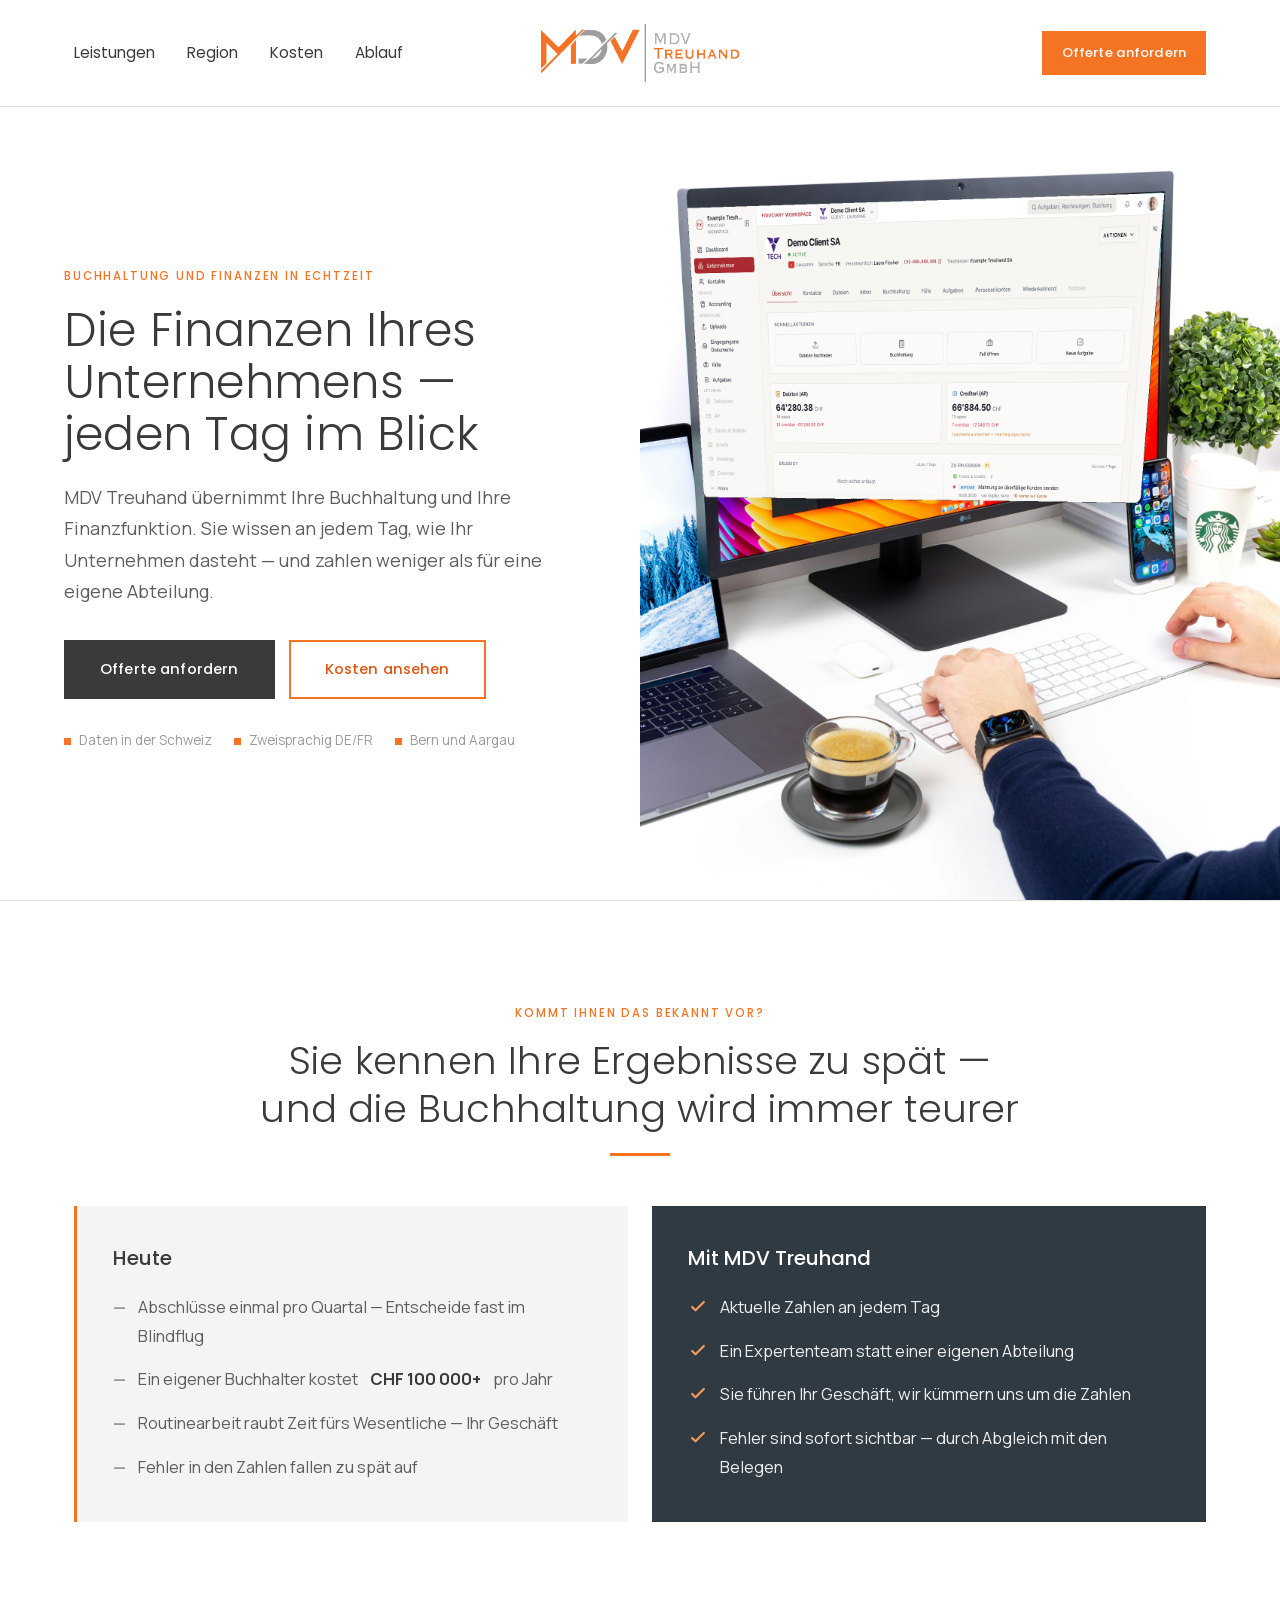
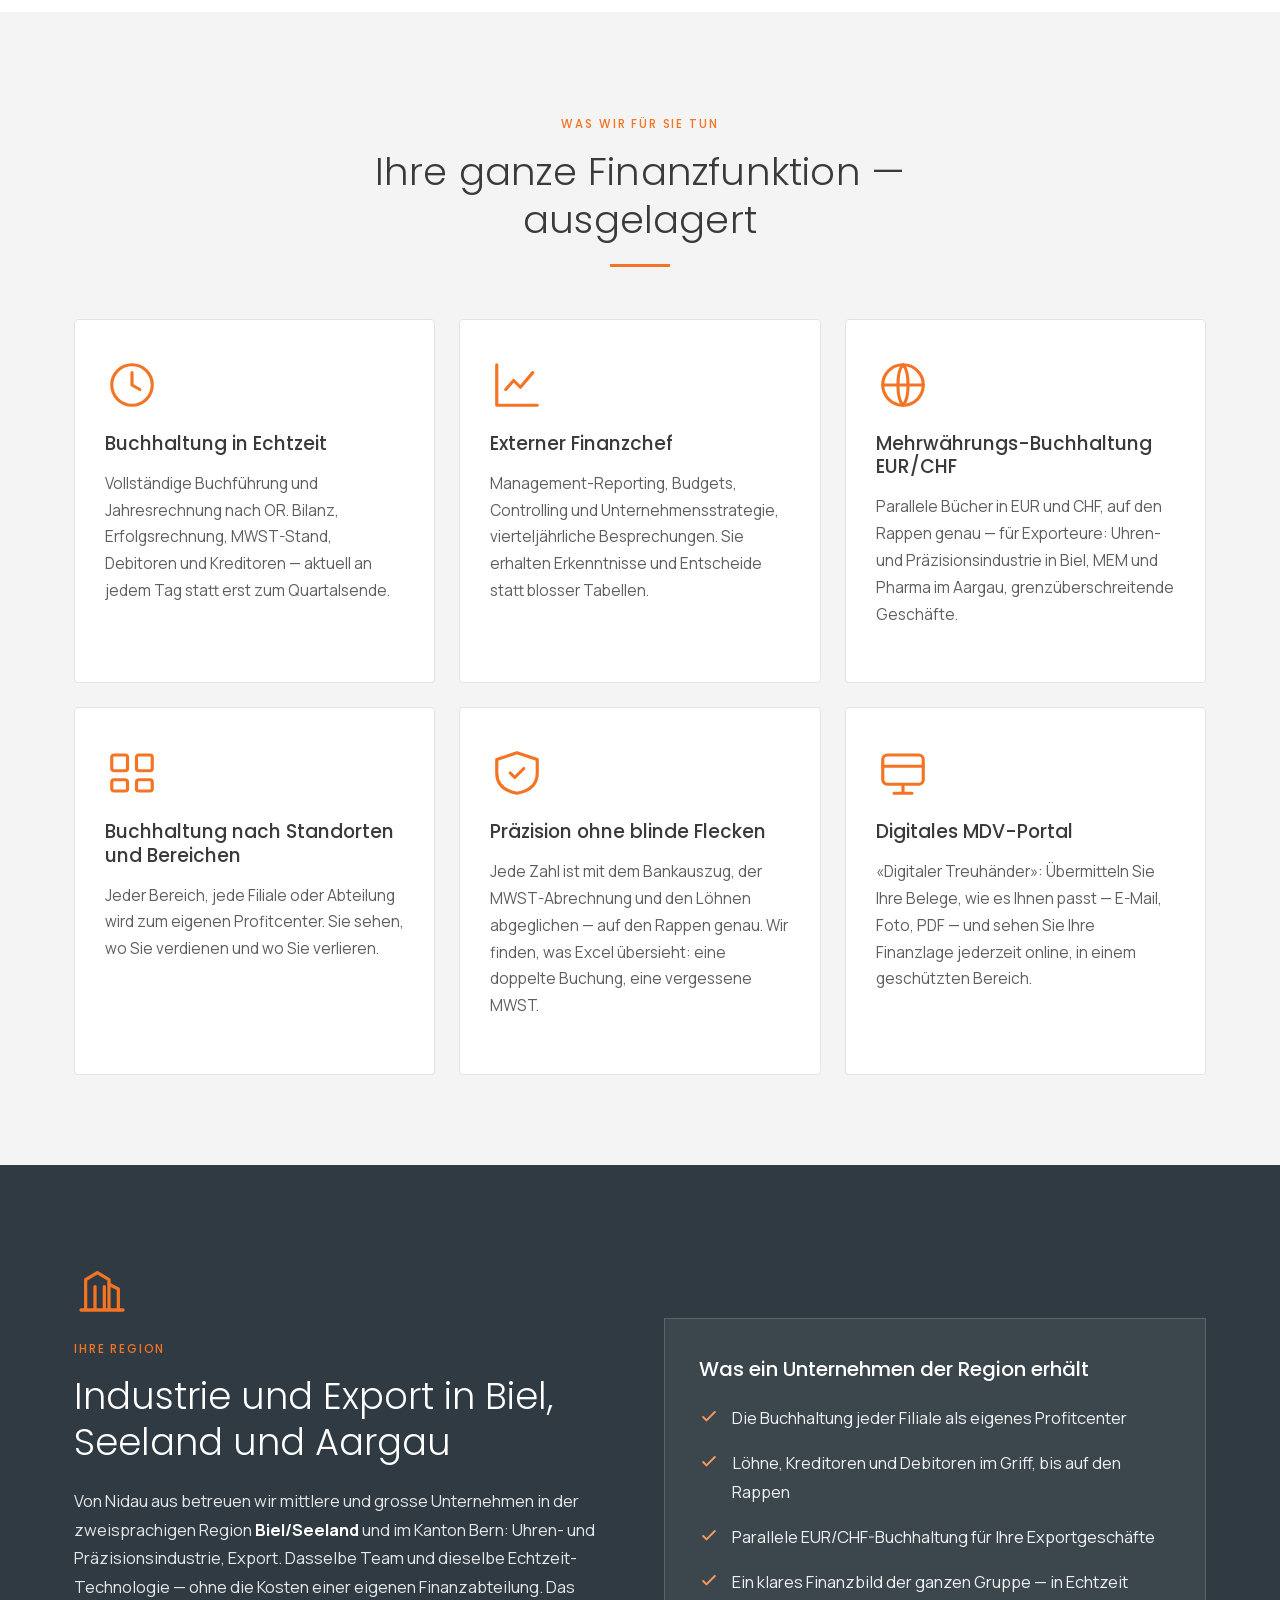
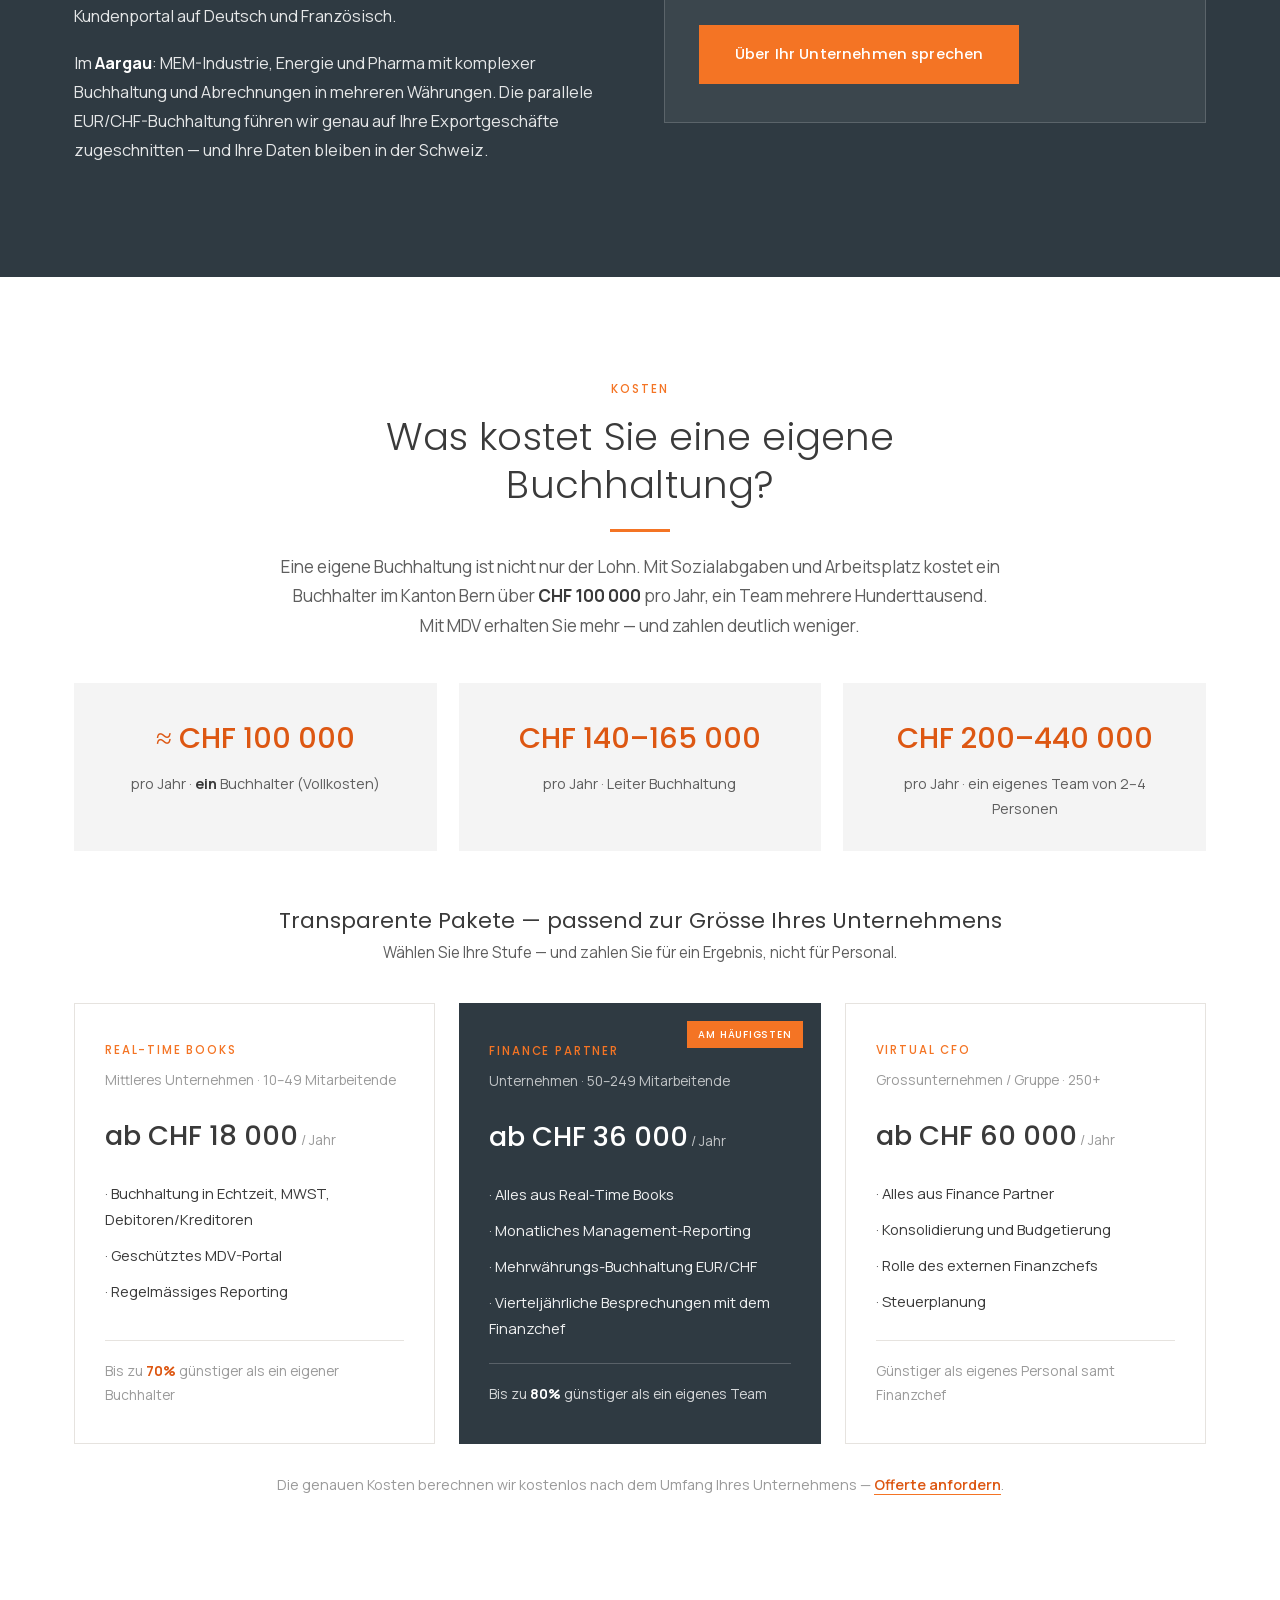
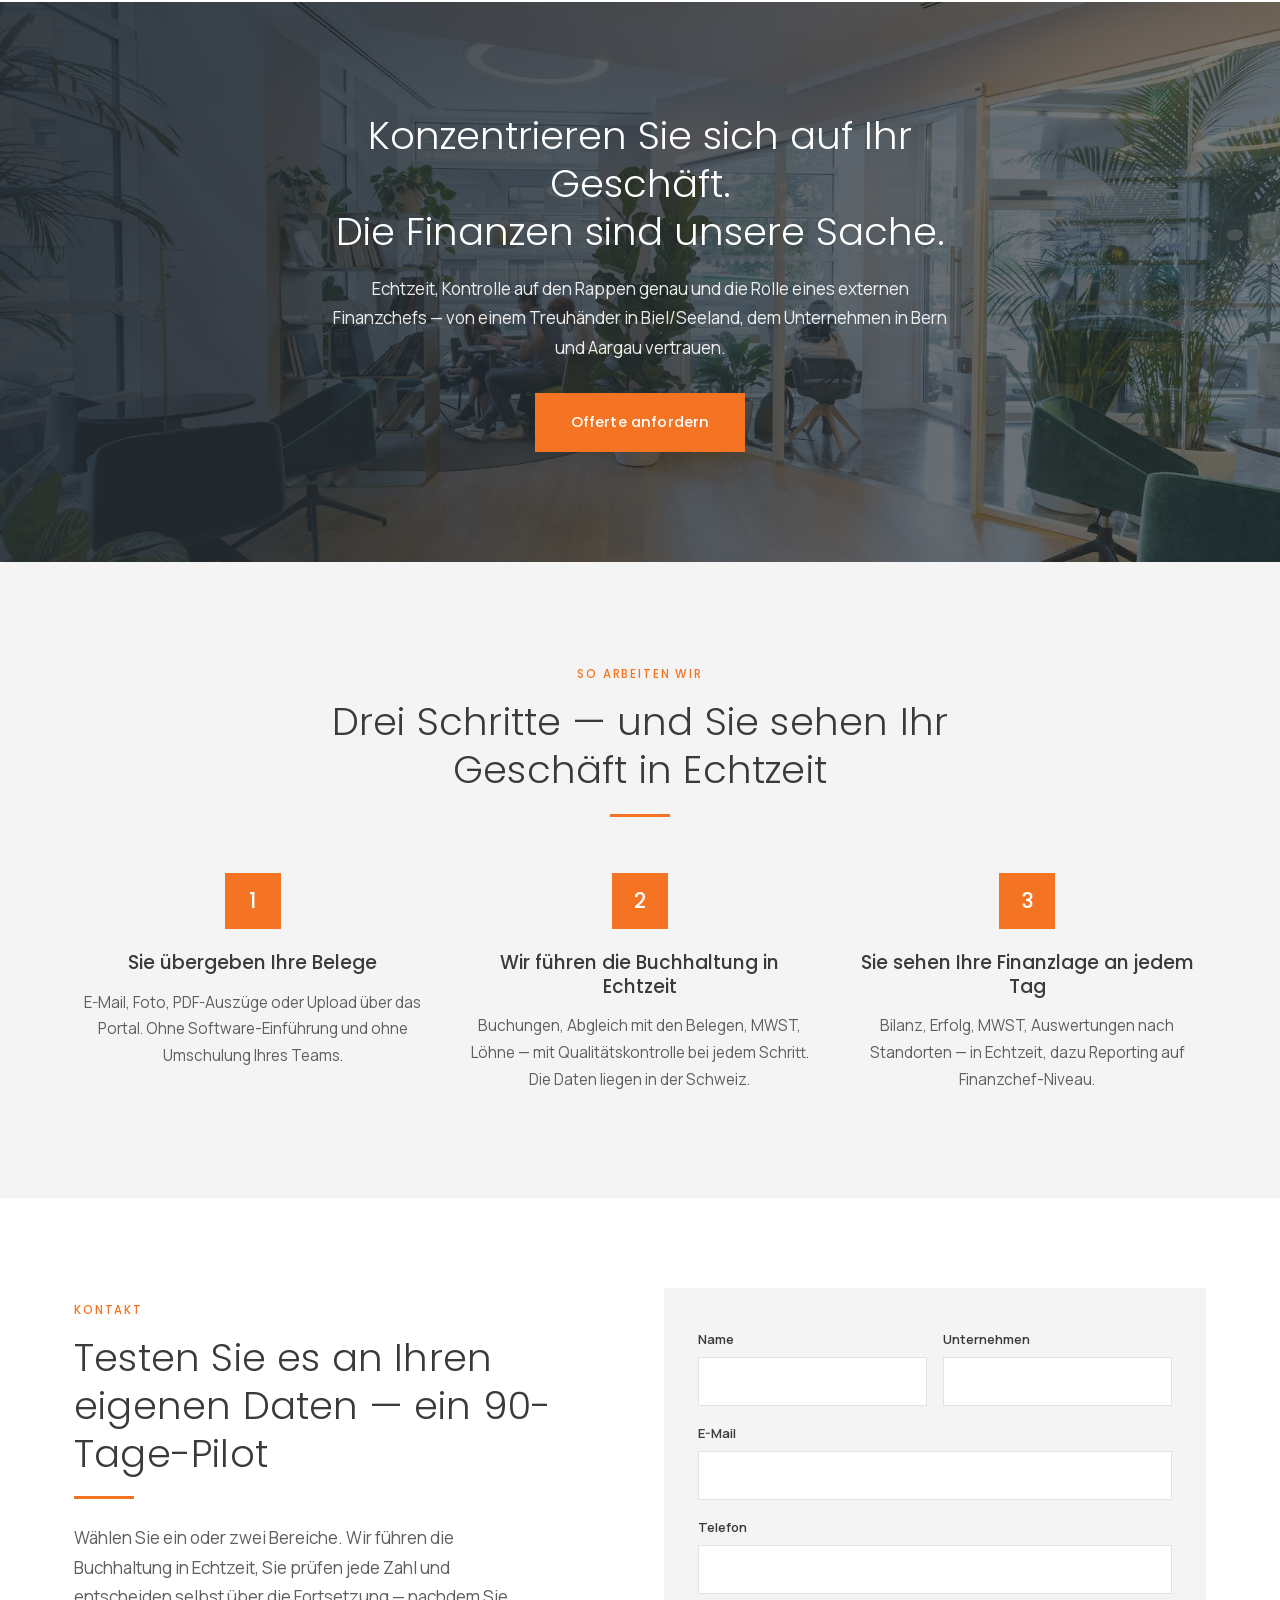
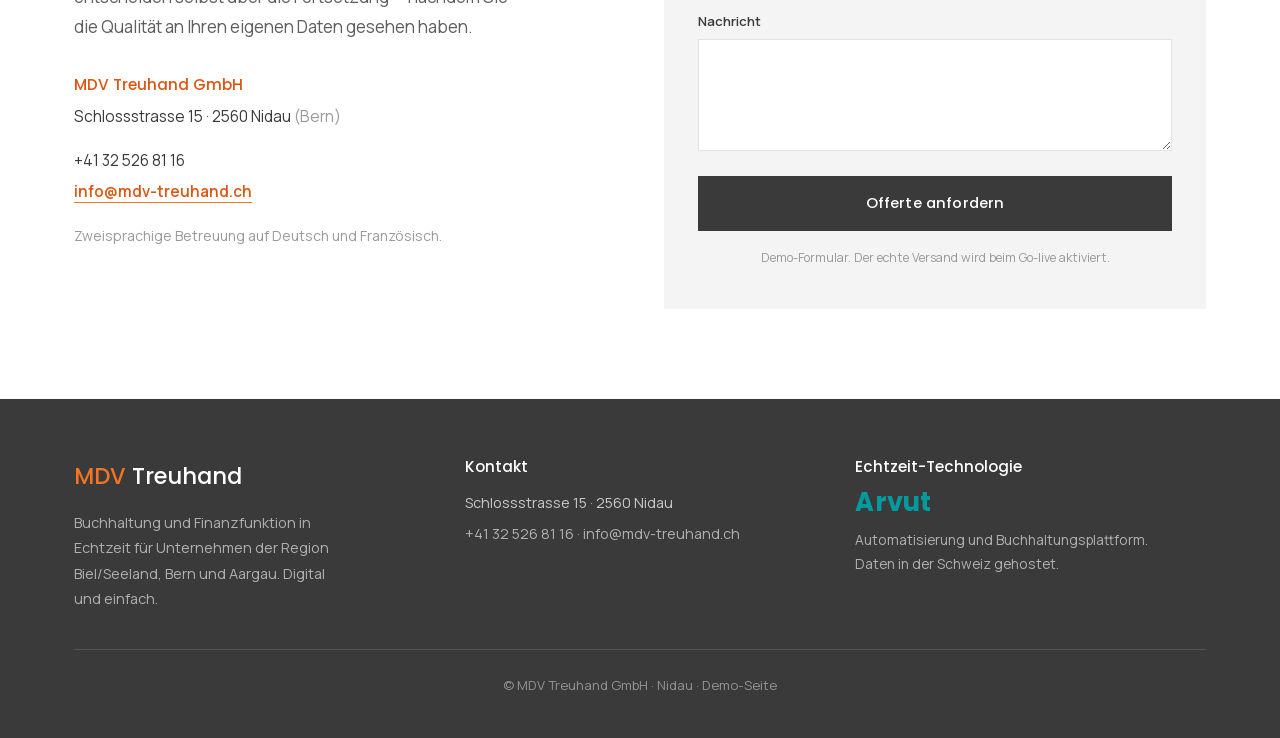
<file: index.html>
<!DOCTYPE html>
<html lang="de">
<head>
<meta charset="UTF-8">
<meta name="viewport" content="width=device-width, initial-scale=1.0">
<title>MDV Treuhand — Buchhaltung und Finanzen in Echtzeit für Unternehmen und Gruppen</title>
<meta name="description" content="MDV Treuhand übernimmt die Buchhaltung und die Finanzfunktion Ihres Unternehmens: aktuelle Zahlen an jedem Tag und die Rolle eines externen Finanzchefs — günstiger als eine eigene Abteilung. Biel/Seeland, Bern und Aargau.">
<style>
@import url('assets/fonts/fonts.css');
:root{
  --orange:#f47424; --orange-d:#dd5712;
  --ink:#3a3a3a; --slate:#2f3a42; --slate-d:#26313a;
  --grey:#8f8f8f; --body:#5e5e5e; --muted:#9a9a9a;
  --soft:#f4f4f4; --line:#e6e3df; --green:#009b9f;
}
*{-webkit-font-smoothing:antialiased;box-sizing:border-box;}
html{scroll-behavior:smooth;}
a{text-decoration:none;color:inherit;}
img{display:block;max-width:100%;}
body{margin:0;font-family:'Manrope',Helvetica,Arial,sans-serif;color:var(--body);background:#fff;line-height:1.75;font-size:16.5px;}
h1,h2,h3,h4{font-family:'Poppins','Manrope',sans-serif;color:var(--ink);font-weight:300;line-height:1.25;margin:0;}
.wrap{max-width:1180px;margin:0 auto;padding:0 24px;}
.eyebrow{font-family:'Poppins','Manrope',sans-serif;text-transform:uppercase;letter-spacing:.16em;font-weight:500;font-size:.72rem;color:var(--orange);}
.h-sec{font-family:'Poppins','Manrope',sans-serif;font-weight:300;color:var(--ink);font-size:clamp(1.7rem,3.4vw,2.4rem);letter-spacing:.005em;}
.uline{width:60px;height:3px;background:var(--orange);}
.lead{font-size:1.06rem;color:var(--body);}
/* квадратные кнопки, как у MDV */
.btn{display:inline-block;font-family:'Poppins','Manrope',sans-serif;font-weight:500;font-size:.92rem;letter-spacing:.01em;
  background:var(--orange);color:#fff;padding:15px 34px;border:2px solid var(--orange);border-radius:0;cursor:pointer;transition:.2s;}
.btn:hover{background:var(--orange-d);border-color:var(--orange-d);}
.btn-out{background:transparent;color:#fff;border:2px solid rgba(255,255,255,.75);}
.btn-out:hover{background:#fff;color:var(--ink);border-color:#fff;}
.btn-oo{background:transparent;color:var(--orange-d);border:2px solid var(--orange);}
.btn-oo:hover{background:var(--orange);color:#fff;}
.btn-dark{background:var(--ink);color:#fff;border:2px solid var(--ink);}
.btn-dark:hover{background:#000;border-color:#000;}
.nav-a{font-family:'Poppins','Manrope',sans-serif;font-weight:400;font-size:.95rem;color:var(--ink);transition:color .2s;}
.nav-a:hover{color:var(--orange);}
.link-u{color:var(--orange-d);font-weight:600;border-bottom:1px solid var(--orange);}
.card{background:#fff;border:1px solid var(--line);border-radius:4px;padding:38px 30px;transition:transform .28s,box-shadow .28s,border-color .28s;}
.card:hover{transform:translateY(-6px);box-shadow:0 26px 52px -30px rgba(40,40,40,.35);border-color:var(--orange);}
.ico{width:54px;height:54px;color:var(--orange);margin-bottom:20px;}
.ico svg{width:100%;height:100%;}
.card h3{font-family:'Poppins','Manrope';font-weight:500;font-size:1.18rem;color:var(--ink);margin-bottom:11px;}
.card p{font-size:.96rem;color:var(--body);}
input,textarea{font-family:inherit;width:100%;border:1px solid var(--line);border-radius:0;padding:13px 15px;background:#fff;color:var(--ink);font-size:.96rem;transition:border-color .2s;}
input:focus,textarea:focus{outline:none;border-color:var(--orange);}
label{display:block;font-size:.82rem;font-weight:600;color:var(--ink);margin-bottom:6px;}
.reveal{opacity:0;transform:translateY(24px);transition:opacity .75s cubic-bezier(.22,.61,.36,1),transform .75s cubic-bezier(.22,.61,.36,1);}
.reveal.in{opacity:1;transform:none;}
@media(prefers-reduced-motion:reduce){*{transition:none!important;animation:none!important;}.reveal{opacity:1;transform:none;}}
#toTop{position:fixed;right:22px;bottom:22px;z-index:60;width:46px;height:46px;background:var(--orange);color:#fff;border:none;border-radius:0;cursor:pointer;display:flex;align-items:center;justify-content:center;box-shadow:0 12px 26px -12px rgba(221,87,18,.7);opacity:0;visibility:hidden;transform:translateY(12px);transition:.3s;}
#toTop.show{opacity:1;visibility:visible;transform:none;}
@media(max-width:860px){.hide-mob{display:none!important;}.hdr-grid{grid-template-columns:auto auto!important;justify-content:space-between!important;}.hdr-logo{justify-self:start!important;}}
@media(max-width:820px){.g2{grid-template-columns:1fr!important;gap:40px!important;}.g2 .o-img{order:-1;}}
@media(max-width:860px){.hero-split{grid-template-columns:1fr!important;min-height:0!important;}.hero-split .hero-img{min-height:300px;order:2;}}
</style>
</head>
<body>

<!-- ===== KOPFZEILE (breit, Logo zentriert, Links links, eckiger Button rechts) ===== -->
<header id="top" style="position:relative;z-index:50;background:#fff;border-bottom:1px solid var(--line);">
  <div class="wrap hdr-grid" style="height:106px;display:grid;grid-template-columns:1fr auto 1fr;align-items:center;gap:20px;">
    <nav class="hide-mob" style="display:flex;align-items:center;gap:32px;justify-self:start;">
      <a href="#uslugi" class="nav-a">Leistungen</a>
      <a href="#region" class="nav-a">Region</a>
      <a href="#stoimost" class="nav-a">Kosten</a>
      <a href="#process" class="nav-a">Ablauf</a>
    </nav>
    <a href="#top" class="hdr-logo" aria-label="MDV Treuhand" style="justify-self:center;"><img src="assets/img/logo-mdv.png?v=3" alt="MDV Treuhand GmbH" style="height:58px;width:auto;"></a>
    <a href="#contact" class="btn" style="justify-self:end;padding:9px 18px;font-size:.82rem;">Offerte anfordern</a>
  </div>
</header>

<!-- ===== HERO (Split: Text links, Monitor mit Bildschirm rechts) ===== -->
<section class="hero-split" style="display:grid;grid-template-columns:1fr 1fr;align-items:stretch;min-height:calc(100vh - 106px);border-bottom:1px solid var(--line);">
  <div style="display:flex;align-items:center;background:#fff;padding:60px clamp(24px,5vw,72px);">
    <div class="reveal" style="max-width:560px;text-align:left;">
      <p class="eyebrow" style="margin-bottom:18px;">Buchhaltung und Finanzen in Echtzeit</p>
      <h1 style="color:var(--ink);font-size:clamp(2rem,3.6vw,3rem);font-weight:300;line-height:1.13;letter-spacing:.005em;margin-bottom:22px;">Die Finanzen Ihres Unternehmens — jeden Tag im Blick</h1>
      <p style="font-size:1.12rem;color:var(--body);max-width:520px;margin-bottom:32px;">MDV Treuhand übernimmt Ihre Buchhaltung und Ihre Finanzfunktion. Sie wissen an jedem Tag, wie Ihr Unternehmen dasteht — und zahlen weniger als für eine eigene Abteilung.</p>
      <div style="display:flex;flex-wrap:wrap;gap:14px;">
        <a href="#contact" class="btn btn-dark">Offerte anfordern</a>
        <a href="#stoimost" class="btn btn-oo">Kosten ansehen</a>
      </div>
      <div style="display:flex;flex-wrap:wrap;gap:22px;margin-top:30px;color:var(--muted);font-size:.84rem;">
        <span style="display:flex;align-items:center;gap:8px;"><span style="width:7px;height:7px;background:var(--orange);"></span>Daten in der Schweiz</span>
        <span style="display:flex;align-items:center;gap:8px;"><span style="width:7px;height:7px;background:var(--orange);"></span>Zweisprachig DE/FR</span>
        <span style="display:flex;align-items:center;gap:8px;"><span style="width:7px;height:7px;background:var(--orange);"></span>Bern und Aargau</span>
      </div>
    </div>
  </div>
  <div class="hero-img" style="position:relative;background:#1c2228;overflow:hidden;min-height:320px;">
    <img src="assets/img/hero-mockup.png?v=8" alt="Die MDV-Plattform in Echtzeit auf dem Bildschirm" style="position:absolute;inset:0;width:100%;height:100%;object-fit:cover;object-position:52% 46%;">
  </div>
</section>

<!-- ===== BEKANNTE SITUATION (Heute vs. Mit MDV) ===== -->
<section style="padding:90px 0;background:#fff;">
  <div class="wrap">
    <div class="reveal" style="text-align:center;max-width:880px;margin:0 auto 50px;">
      <p class="eyebrow" style="margin-bottom:14px;">Kommt Ihnen das bekannt vor?</p>
      <h2 class="h-sec">Sie kennen Ihre Ergebnisse zu spät —<br>und die Buchhaltung wird immer teurer</h2>
      <div class="uline" style="margin:20px auto 0;"></div>
    </div>
    <div style="display:grid;grid-template-columns:repeat(auto-fit,minmax(300px,1fr));gap:24px;">
      <div class="reveal" style="background:var(--soft);border-left:3px solid var(--orange);padding:40px 36px;">
        <h3 style="font-family:'Poppins','Manrope';font-weight:500;font-size:1.25rem;color:var(--ink);margin-bottom:22px;">Heute</h3>
        <ul style="list-style:none;padding:0;margin:0;display:flex;flex-direction:column;gap:15px;">
          <li style="display:flex;gap:12px;"><span style="color:var(--muted);font-weight:700;">—</span>Abschlüsse einmal pro Quartal — Entscheide fast im Blindflug</li>
          <li style="display:flex;gap:12px;"><span style="color:var(--muted);font-weight:700;">—</span>Ein eigener Buchhalter kostet <b style="color:var(--ink);white-space:nowrap;">CHF 100 000+</b> pro Jahr</li>
          <li style="display:flex;gap:12px;"><span style="color:var(--muted);font-weight:700;">—</span>Routinearbeit raubt Zeit fürs Wesentliche — Ihr Geschäft</li>
          <li style="display:flex;gap:12px;"><span style="color:var(--muted);font-weight:700;">—</span>Fehler in den Zahlen fallen zu spät auf</li>
        </ul>
      </div>
      <div class="reveal" style="background:var(--slate);color:#fff;padding:40px 36px;">
        <h3 style="font-family:'Poppins','Manrope';font-weight:500;font-size:1.25rem;color:#fff;margin-bottom:22px;">Mit MDV Treuhand</h3>
        <ul style="list-style:none;padding:0;margin:0;display:flex;flex-direction:column;gap:15px;color:rgba(255,255,255,.92);">
          <li style="display:flex;gap:12px;"><svg width="20" height="20" viewBox="0 0 24 24" fill="none" stroke="#f49a5c" stroke-width="2.6" stroke-linecap="round" stroke-linejoin="round" style="flex-shrink:0;margin-top:4px;"><path d="M5 12l4 4 10-10"/></svg>Aktuelle Zahlen an jedem Tag</li>
          <li style="display:flex;gap:12px;"><svg width="20" height="20" viewBox="0 0 24 24" fill="none" stroke="#f49a5c" stroke-width="2.6" stroke-linecap="round" stroke-linejoin="round" style="flex-shrink:0;margin-top:4px;"><path d="M5 12l4 4 10-10"/></svg>Ein Expertenteam statt einer eigenen Abteilung</li>
          <li style="display:flex;gap:12px;"><svg width="20" height="20" viewBox="0 0 24 24" fill="none" stroke="#f49a5c" stroke-width="2.6" stroke-linecap="round" stroke-linejoin="round" style="flex-shrink:0;margin-top:4px;"><path d="M5 12l4 4 10-10"/></svg>Sie führen Ihr Geschäft, wir kümmern uns um die Zahlen</li>
          <li style="display:flex;gap:12px;"><svg width="20" height="20" viewBox="0 0 24 24" fill="none" stroke="#f49a5c" stroke-width="2.6" stroke-linecap="round" stroke-linejoin="round" style="flex-shrink:0;margin-top:4px;"><path d="M5 12l4 4 10-10"/></svg>Fehler sind sofort sichtbar — durch Abgleich mit den Belegen</li>
        </ul>
      </div>
    </div>
  </div>
</section>

<!-- ===== LEISTUNGEN ===== -->
<section id="uslugi" style="padding:90px 0;background:var(--soft);">
  <div class="wrap">
    <div class="reveal" style="text-align:center;max-width:660px;margin:0 auto 52px;">
      <p class="eyebrow" style="margin-bottom:14px;">Was wir für Sie tun</p>
      <h2 class="h-sec">Ihre ganze Finanzfunktion — ausgelagert</h2>
      <div class="uline" style="margin:20px auto 0;"></div>
    </div>
    <div style="display:grid;grid-template-columns:repeat(auto-fit,minmax(300px,1fr));gap:24px;">
      <div class="card reveal">
        <div class="ico"><svg viewBox="0 0 24 24" fill="none" stroke="currentColor" stroke-width="1.4" stroke-linecap="round" stroke-linejoin="round"><circle cx="12" cy="12" r="9"/><path d="M12 6.5v5.5l3.5 2"/></svg></div>
        <h3>Buchhaltung in Echtzeit</h3>
        <p>Vollständige Buchführung und Jahresrechnung nach OR. Bilanz, Erfolgsrechnung, MWST-Stand, Debitoren und Kreditoren — aktuell an jedem Tag statt erst zum Quartalsende.</p>
      </div>
      <div class="card reveal">
        <div class="ico"><svg viewBox="0 0 24 24" fill="none" stroke="currentColor" stroke-width="1.4" stroke-linecap="round" stroke-linejoin="round"><path d="M3 3v18h18"/><path d="M7 14l3.5-4 3 3 5.5-6.5"/></svg></div>
        <h3>Externer Finanzchef</h3>
        <p>Management-Reporting, Budgets, Controlling und Unternehmensstrategie, vierteljährliche Besprechungen. Sie erhalten Erkenntnisse und Entscheide statt blosser Tabellen.</p>
      </div>
      <div class="card reveal">
        <div class="ico"><svg viewBox="0 0 24 24" fill="none" stroke="currentColor" stroke-width="1.4" stroke-linecap="round" stroke-linejoin="round"><circle cx="12" cy="12" r="9"/><path d="M3 12h18M12 3c3 3 3 15 0 18M12 3c-3 3-3 15 0 18"/></svg></div>
        <h3>Mehrwährungs-Buchhaltung EUR/CHF</h3>
        <p>Parallele Bücher in EUR und CHF, auf den Rappen genau — für Exporteure: Uhren- und Präzisionsindustrie in Biel, MEM und Pharma im Aargau, grenzüberschreitende Geschäfte.</p>
      </div>
      <div class="card reveal">
        <div class="ico"><svg viewBox="0 0 24 24" fill="none" stroke="currentColor" stroke-width="1.4" stroke-linecap="round" stroke-linejoin="round"><rect x="3" y="4" width="7" height="7" rx="1"/><rect x="14" y="4" width="7" height="7" rx="1"/><rect x="3" y="15" width="7" height="5" rx="1"/><rect x="14" y="15" width="7" height="5" rx="1"/></svg></div>
        <h3>Buchhaltung nach Standorten und Bereichen</h3>
        <p>Jeder Bereich, jede Filiale oder Abteilung wird zum eigenen Profitcenter. Sie sehen, wo Sie verdienen und wo Sie verlieren.</p>
      </div>
      <div class="card reveal">
        <div class="ico"><svg viewBox="0 0 24 24" fill="none" stroke="currentColor" stroke-width="1.4" stroke-linecap="round" stroke-linejoin="round"><path d="M9 12l2 2 4-4"/><path d="M21 12c0 5-3.5 8-9 9-5.5-1-9-4-9-9V6l9-3 9 3z"/></svg></div>
        <h3>Präzision ohne blinde Flecken</h3>
        <p>Jede Zahl ist mit dem Bankauszug, der MWST-Abrechnung und den Löhnen abgeglichen — auf den Rappen genau. Wir finden, was Excel übersieht: eine doppelte Buchung, eine vergessene MWST.</p>
      </div>
      <div class="card reveal">
        <div class="ico"><svg viewBox="0 0 24 24" fill="none" stroke="currentColor" stroke-width="1.4" stroke-linecap="round" stroke-linejoin="round"><rect x="3" y="4" width="18" height="13" rx="2"/><path d="M3 9h18M8 21h8M12 17v4"/></svg></div>
        <h3>Digitales MDV-Portal</h3>
        <p>«Digitaler Treuhänder»: Übermitteln Sie Ihre Belege, wie es Ihnen passt — E-Mail, Foto, PDF — und sehen Sie Ihre Finanzlage jederzeit online, in einem geschützten Bereich.</p>
      </div>
    </div>
  </div>
</section>

<!-- ===== INDUSTRIE & EXPORT (dunkler Block) ===== -->
<section id="region" style="padding:96px 0;background:var(--slate);color:#fff;">
  <div class="wrap g2" style="display:grid;grid-template-columns:repeat(auto-fit,minmax(300px,1fr));gap:48px;align-items:center;">
    <div class="reveal">
      <div style="width:56px;height:56px;color:var(--orange);margin-bottom:22px;">
        <svg viewBox="0 0 24 24" fill="none" stroke="currentColor" stroke-width="1.4" stroke-linecap="round" stroke-linejoin="round" style="width:100%;height:100%;"><path d="M3 21h18M5 21V8l5-3 5 3v13M9 21V11M13 21V11"/><path d="M19 21V12l-4-2"/></svg>
      </div>
      <p style="font-family:'Poppins','Manrope';letter-spacing:.16em;text-transform:uppercase;font-weight:500;font-size:.72rem;color:var(--orange);margin-bottom:14px;">Ihre Region</p>
      <h2 style="font-family:'Poppins','Manrope';font-weight:300;color:#fff;font-size:clamp(1.7rem,3.4vw,2.3rem);margin-bottom:22px;">Industrie und Export in Biel, Seeland und Aargau</h2>
      <p style="color:rgba(255,255,255,.88);margin-bottom:18px;">Von Nidau aus betreuen wir mittlere und grosse Unternehmen in der zweisprachigen Region <b style="color:#fff;">Biel/Seeland</b> und im Kanton Bern: Uhren- und Präzisionsindustrie, Export. Dasselbe Team und dieselbe Echtzeit-Technologie — ohne die Kosten einer eigenen Finanzabteilung. Das Kundenportal auf Deutsch und Französisch.</p>
      <p style="color:rgba(255,255,255,.88);">Im <b style="color:#fff;">Aargau</b>: MEM-Industrie, Energie und Pharma mit komplexer Buchhaltung und Abrechnungen in mehreren Währungen. Die parallele EUR/CHF-Buchhaltung führen wir genau auf Ihre Exportgeschäfte zugeschnitten — und Ihre Daten bleiben in der Schweiz.</p>
    </div>
    <div class="reveal o-img">
      <div style="background:rgba(255,255,255,.06);border:1px solid rgba(255,255,255,.16);padding:38px 34px;">
        <h3 style="font-family:'Poppins','Manrope';font-weight:500;font-size:1.25rem;color:#fff;margin-bottom:22px;">Was ein Unternehmen der Region erhält</h3>
        <ul style="list-style:none;padding:0;margin:0;display:flex;flex-direction:column;gap:16px;">
          <li style="display:flex;gap:13px;align-items:flex-start;color:rgba(255,255,255,.92);"><svg width="20" height="20" viewBox="0 0 24 24" fill="none" stroke="#f49a5c" stroke-width="2.4" stroke-linecap="round" stroke-linejoin="round" style="flex-shrink:0;margin-top:3px;"><path d="M5 12l4 4 10-10"/></svg><span>Die Buchhaltung jeder Filiale als eigenes Profitcenter</span></li>
          <li style="display:flex;gap:13px;align-items:flex-start;color:rgba(255,255,255,.92);"><svg width="20" height="20" viewBox="0 0 24 24" fill="none" stroke="#f49a5c" stroke-width="2.4" stroke-linecap="round" stroke-linejoin="round" style="flex-shrink:0;margin-top:3px;"><path d="M5 12l4 4 10-10"/></svg><span>Löhne, Kreditoren und Debitoren im Griff, bis auf den Rappen</span></li>
          <li style="display:flex;gap:13px;align-items:flex-start;color:rgba(255,255,255,.92);"><svg width="20" height="20" viewBox="0 0 24 24" fill="none" stroke="#f49a5c" stroke-width="2.4" stroke-linecap="round" stroke-linejoin="round" style="flex-shrink:0;margin-top:3px;"><path d="M5 12l4 4 10-10"/></svg><span>Parallele EUR/CHF-Buchhaltung für Ihre Exportgeschäfte</span></li>
          <li style="display:flex;gap:13px;align-items:flex-start;color:rgba(255,255,255,.92);"><svg width="20" height="20" viewBox="0 0 24 24" fill="none" stroke="#f49a5c" stroke-width="2.4" stroke-linecap="round" stroke-linejoin="round" style="flex-shrink:0;margin-top:3px;"><path d="M5 12l4 4 10-10"/></svg><span>Ein klares Finanzbild der ganzen Gruppe — in Echtzeit</span></li>
        </ul>
        <a href="#contact" class="btn" style="margin-top:28px;">Über Ihr Unternehmen sprechen</a>
      </div>
    </div>
  </div>
</section>

<!-- ===== KOSTEN ===== -->
<section id="stoimost" style="padding:90px 0;background:#fff;">
  <div class="wrap">
    <div class="reveal" style="text-align:center;max-width:720px;margin:0 auto 30px;">
      <p class="eyebrow" style="margin-bottom:14px;">Kosten</p>
      <h2 class="h-sec">Was kostet Sie eine eigene Buchhaltung?</h2>
      <div class="uline" style="margin:20px auto 0;"></div>
      <p class="lead" style="margin-top:20px;">Eine eigene Buchhaltung ist nicht nur der Lohn. Mit Sozialabgaben und Arbeitsplatz kostet ein Buchhalter im Kanton Bern über <b style="color:var(--ink);">CHF 100 000</b> pro Jahr, ein Team mehrere Hunderttausend. Mit MDV erhalten Sie mehr — und zahlen deutlich weniger.</p>
    </div>
    <div style="display:grid;grid-template-columns:repeat(auto-fit,minmax(220px,1fr));gap:22px;margin:42px 0 56px;">
      <div class="reveal" style="background:var(--soft);padding:30px;text-align:center;"><div style="font-family:'Poppins','Manrope';font-weight:500;font-size:1.8rem;color:var(--orange-d);">≈ CHF 100 000</div><div style="margin-top:8px;font-size:.9rem;">pro Jahr · <b style="color:var(--ink);">ein</b> Buchhalter (Vollkosten)</div></div>
      <div class="reveal" style="background:var(--soft);padding:30px;text-align:center;"><div style="font-family:'Poppins','Manrope';font-weight:500;font-size:1.8rem;color:var(--orange-d);">CHF 140–165 000</div><div style="margin-top:8px;font-size:.9rem;">pro Jahr · Leiter Buchhaltung</div></div>
      <div class="reveal" style="background:var(--soft);padding:30px;text-align:center;"><div style="font-family:'Poppins','Manrope';font-weight:500;font-size:1.8rem;color:var(--orange-d);">CHF 200–440 000</div><div style="margin-top:8px;font-size:.9rem;">pro Jahr · ein eigenes Team von 2–4 Personen</div></div>
    </div>

    <div class="reveal" style="text-align:center;max-width:820px;margin:0 auto 36px;">
      <h3 style="font-family:'Poppins','Manrope';font-weight:400;font-size:1.35rem;color:var(--ink);">Transparente Pakete — passend zur Grösse Ihres Unternehmens</h3>
      <p style="font-size:.95rem;margin-top:6px;">Wählen Sie Ihre Stufe — und zahlen Sie für ein Ergebnis, nicht für Personal.</p>
    </div>
    <div style="display:grid;grid-template-columns:repeat(auto-fit,minmax(280px,1fr));gap:24px;align-items:stretch;">
      <div class="reveal" style="background:#fff;border:1px solid var(--line);padding:36px 30px;display:flex;flex-direction:column;">
        <span class="eyebrow">Real-Time Books</span>
        <p style="font-size:.86rem;margin:8px 0 0;color:var(--muted);">Mittleres Unternehmen · 10–49 Mitarbeitende</p>
        <div style="margin:20px 0;"><span style="font-family:'Poppins','Manrope';font-weight:500;font-size:1.7rem;color:var(--ink);">ab CHF 18 000</span><span style="font-size:.85rem;color:var(--muted);"> / Jahr</span></div>
        <ul style="list-style:none;padding:0;margin:0;flex:1;display:flex;flex-direction:column;gap:10px;font-size:.93rem;color:var(--ink);">
          <li>· Buchhaltung in Echtzeit, MWST, Debitoren/Kreditoren</li><li>· Geschütztes MDV-Portal</li><li>· Regelmässiges Reporting</li>
        </ul>
        <p style="margin:22px 0 0;padding-top:18px;border-top:1px solid var(--line);font-size:.86rem;color:var(--muted);">Bis zu <b style="color:var(--orange-d);">70%</b> günstiger als ein eigener Buchhalter</p>
      </div>
      <div class="reveal" style="background:var(--slate);color:#fff;padding:38px 30px;display:flex;flex-direction:column;position:relative;">
        <span style="position:absolute;top:18px;right:18px;font-family:'Poppins','Manrope';font-weight:500;font-size:.62rem;letter-spacing:.08em;text-transform:uppercase;background:var(--orange);color:#fff;padding:5px 11px;">Am häufigsten</span>
        <span class="eyebrow" style="color:var(--orange);">Finance Partner</span>
        <p style="font-size:.86rem;margin:8px 0 0;color:rgba(255,255,255,.7);">Unternehmen · 50–249 Mitarbeitende</p>
        <div style="margin:20px 0;"><span style="font-family:'Poppins','Manrope';font-weight:500;font-size:1.7rem;color:#fff;">ab CHF 36 000</span><span style="font-size:.85rem;color:rgba(255,255,255,.7);"> / Jahr</span></div>
        <ul style="list-style:none;padding:0;margin:0;flex:1;display:flex;flex-direction:column;gap:10px;font-size:.93rem;color:rgba(255,255,255,.92);">
          <li>· Alles aus Real-Time Books</li><li>· Monatliches Management-Reporting</li><li>· Mehrwährungs-Buchhaltung EUR/CHF</li><li>· Vierteljährliche Besprechungen mit dem Finanzchef</li>
        </ul>
        <p style="margin:22px 0 0;padding-top:18px;border-top:1px solid rgba(255,255,255,.2);font-size:.86rem;color:rgba(255,255,255,.8);">Bis zu <b style="color:#fff;">80%</b> günstiger als ein eigenes Team</p>
      </div>
      <div class="reveal" style="background:#fff;border:1px solid var(--line);padding:36px 30px;display:flex;flex-direction:column;">
        <span class="eyebrow">Virtual CFO</span>
        <p style="font-size:.86rem;margin:8px 0 0;color:var(--muted);">Grossunternehmen / Gruppe · 250+</p>
        <div style="margin:20px 0;"><span style="font-family:'Poppins','Manrope';font-weight:500;font-size:1.7rem;color:var(--ink);">ab CHF 60 000</span><span style="font-size:.85rem;color:var(--muted);"> / Jahr</span></div>
        <ul style="list-style:none;padding:0;margin:0;flex:1;display:flex;flex-direction:column;gap:10px;font-size:.93rem;color:var(--ink);">
          <li>· Alles aus Finance Partner</li><li>· Konsolidierung und Budgetierung</li><li>· Rolle des externen Finanzchefs</li><li>· Steuerplanung</li>
        </ul>
        <p style="margin:22px 0 0;padding-top:18px;border-top:1px solid var(--line);font-size:.86rem;color:var(--muted);">Günstiger als eigenes Personal samt Finanzchef</p>
      </div>
    </div>
    <p class="reveal" style="text-align:center;font-size:.9rem;color:var(--muted);margin-top:28px;">Die genauen Kosten berechnen wir kostenlos nach dem Umfang Ihres Unternehmens — <a href="#contact" class="link-u">Offerte anfordern</a>.</p>
  </div>
</section>

<!-- ===== AKZENT-BANNER (abgedunkeltes Foto) ===== -->
<section style="position:relative;padding:110px 0;overflow:hidden;">
  <img src="assets/img/band-bg.jpg?v=6" alt="" style="position:absolute;inset:0;width:100%;height:100%;object-fit:cover;object-position:50% 40%;">
  <div style="position:absolute;inset:0;background:linear-gradient(90deg,rgba(34,42,49,.9),rgba(34,42,49,.6));"></div>
  <div class="wrap reveal" style="position:relative;text-align:center;max-width:780px;">
    <h2 style="color:#fff;font-weight:300;font-size:clamp(1.7rem,3.6vw,2.4rem);margin-bottom:18px;">Konzentrieren Sie sich auf Ihr Geschäft.<br>Die Finanzen sind unsere Sache.</h2>
    <p style="color:rgba(255,255,255,.9);font-size:1.06rem;max-width:620px;margin:0 auto 30px;">Echtzeit, Kontrolle auf den Rappen genau und die Rolle eines externen Finanzchefs — von einem Treuhänder in Biel/Seeland, dem Unternehmen in Bern und Aargau vertrauen.</p>
    <a href="#contact" class="btn">Offerte anfordern</a>
  </div>
</section>

<!-- ===== ABLAUF ===== -->
<section id="process" style="padding:90px 0;background:var(--soft);">
  <div class="wrap">
    <div class="reveal" style="text-align:center;max-width:660px;margin:0 auto 56px;">
      <p class="eyebrow" style="margin-bottom:14px;">So arbeiten wir</p>
      <h2 class="h-sec">Drei Schritte — und Sie sehen Ihr Geschäft in Echtzeit</h2>
      <div class="uline" style="margin:20px auto 0;"></div>
    </div>
    <div style="display:grid;grid-template-columns:repeat(auto-fit,minmax(280px,1fr));gap:30px;">
      <div class="reveal" style="text-align:center;"><div style="width:56px;height:56px;background:var(--orange);color:#fff;font-family:'Poppins','Manrope';font-weight:500;font-size:1.3rem;display:flex;align-items:center;justify-content:center;margin:0 auto 22px;">1</div><h3 style="font-family:'Poppins','Manrope';font-weight:500;font-size:1.18rem;color:var(--ink);margin-bottom:11px;">Sie übergeben Ihre Belege</h3><p style="font-size:.95rem;">E-Mail, Foto, PDF-Auszüge oder Upload über das Portal. Ohne Software-Einführung und ohne Umschulung Ihres Teams.</p></div>
      <div class="reveal" style="text-align:center;"><div style="width:56px;height:56px;background:var(--orange);color:#fff;font-family:'Poppins','Manrope';font-weight:500;font-size:1.3rem;display:flex;align-items:center;justify-content:center;margin:0 auto 22px;">2</div><h3 style="font-family:'Poppins','Manrope';font-weight:500;font-size:1.18rem;color:var(--ink);margin-bottom:11px;">Wir führen die Buchhaltung in Echtzeit</h3><p style="font-size:.95rem;">Buchungen, Abgleich mit den Belegen, MWST, Löhne — mit Qualitätskontrolle bei jedem Schritt. Die Daten liegen in der Schweiz.</p></div>
      <div class="reveal" style="text-align:center;"><div style="width:56px;height:56px;background:var(--orange);color:#fff;font-family:'Poppins','Manrope';font-weight:500;font-size:1.3rem;display:flex;align-items:center;justify-content:center;margin:0 auto 22px;">3</div><h3 style="font-family:'Poppins','Manrope';font-weight:500;font-size:1.18rem;color:var(--ink);margin-bottom:11px;">Sie sehen Ihre Finanzlage an jedem Tag</h3><p style="font-size:.95rem;">Bilanz, Erfolg, MWST, Auswertungen nach Standorten — in Echtzeit, dazu Reporting auf Finanzchef-Niveau.</p></div>
    </div>
  </div>
</section>

<!-- ===== KONTAKT ===== -->
<section id="contact" style="padding:90px 0;background:#fff;">
  <div class="wrap g2" style="display:grid;grid-template-columns:repeat(auto-fit,minmax(300px,1fr));gap:48px;">
    <div class="reveal">
      <p class="eyebrow" style="margin-bottom:14px;">Kontakt</p>
      <h2 class="h-sec" style="margin-bottom:18px;">Testen Sie es an Ihren eigenen Daten — ein 90-Tage-Pilot</h2>
      <div class="uline" style="margin-bottom:24px;"></div>
      <p class="lead" style="max-width:440px;margin-bottom:30px;">Wählen Sie ein oder zwei Bereiche. Wir führen die Buchhaltung in Echtzeit, Sie prüfen jede Zahl und entscheiden selbst über die Fortsetzung — nachdem Sie die Qualität an Ihren eigenen Daten gesehen haben.</p>
      <div style="display:flex;flex-direction:column;gap:18px;font-size:.96rem;">
        <div>
          <div style="font-family:'Poppins','Manrope';font-weight:500;color:var(--orange-d);margin-bottom:5px;">MDV Treuhand GmbH</div>
          <p style="color:var(--ink);margin:0;">Schlossstrasse 15 · 2560 Nidau <span style="color:var(--muted);">(Bern)</span></p>
        </div>
        <div style="color:var(--ink);">
          <p style="margin:0 0 4px;">+41 32 526 81 16</p>
          <p style="margin:0;"><a href="mailto:info@mdv-treuhand.ch" class="link-u">info@mdv-treuhand.ch</a></p>
        </div>
        <div style="font-size:.88rem;color:var(--muted);">Zweisprachige Betreuung auf Deutsch und Französisch.</div>
      </div>
    </div>
    <div class="reveal" style="background:var(--soft);padding:40px 34px;">
      <form onsubmit="return false" style="display:flex;flex-direction:column;gap:16px;">
        <div style="display:grid;grid-template-columns:1fr 1fr;gap:16px;">
          <div><label>Name</label><input type="text"></div>
          <div><label>Unternehmen</label><input type="text"></div>
        </div>
        <div><label>E-Mail</label><input type="email"></div>
        <div><label>Telefon</label><input type="tel"></div>
        <div><label>Nachricht</label><textarea rows="4"></textarea></div>
        <button class="btn btn-dark" style="width:100%;">Offerte anfordern</button>
        <p style="text-align:center;font-size:.78rem;color:var(--muted);margin:0;">Demo-Formular. Der echte Versand wird beim Go-live aktiviert.</p>
      </form>
    </div>
  </div>
</section>

<!-- ===== FUSSZEILE (dunkelgrau, wie bei MDV) ===== -->
<footer style="background:var(--ink);color:rgba(255,255,255,.72);padding:58px 0 28px;">
  <div class="wrap">
    <div style="display:grid;grid-template-columns:repeat(auto-fit,minmax(220px,1fr));gap:40px;padding-bottom:38px;border-bottom:1px solid rgba(255,255,255,.12);">
      <div>
        <div style="font-family:'Poppins','Manrope';font-weight:500;font-size:1.4rem;color:#fff;margin-bottom:14px;"><span style="color:var(--orange);">MDV</span> Treuhand</div>
        <p style="font-size:.9rem;color:rgba(255,255,255,.6);max-width:280px;margin:0;">Buchhaltung und Finanzfunktion in Echtzeit für Unternehmen der Region Biel/Seeland, Bern und Aargau. Digital und einfach.</p>
      </div>
      <div style="font-size:.9rem;">
        <h4 style="font-family:'Poppins','Manrope';font-weight:500;color:#fff;font-size:.95rem;margin-bottom:14px;">Kontakt</h4>
        <p style="margin:0 0 6px;">Schlossstrasse 15 · 2560 Nidau</p>
        <p style="margin:0;color:rgba(255,255,255,.6);">+41 32 526 81 16 · info@mdv-treuhand.ch</p>
      </div>
      <div>
        <h4 style="font-family:'Poppins','Manrope';font-weight:500;color:#fff;font-size:.95rem;margin-bottom:14px;">Echtzeit-Technologie</h4>
        <a href="https://arvut.ch" target="_blank" rel="noopener" style="font-family:'Poppins','Manrope';color:var(--green);font-weight:700;font-size:1.6rem;letter-spacing:.01em;display:inline-block;line-height:1;">Arvut</a>
        <p style="font-size:.86rem;color:rgba(255,255,255,.6);margin-top:8px;">Automatisierung und Buchhaltungsplattform.<br>Daten in der Schweiz gehostet.</p>
      </div>
    </div>
    <p style="text-align:center;font-size:.83rem;color:rgba(255,255,255,.45);margin-top:24px;">© MDV Treuhand GmbH · Nidau · Demo-Seite</p>
  </div>
</footer>

<button id="toTop" aria-label="Nach oben"><svg width="20" height="20" viewBox="0 0 24 24" fill="none" stroke="currentColor" stroke-width="2.4" stroke-linecap="round" stroke-linejoin="round"><path d="M12 19V5M5 12l7-7 7 7"/></svg></button>

<script>
addEventListener('scroll',()=>{document.getElementById('toTop').classList.toggle('show',scrollY>600);},{passive:true});
if('IntersectionObserver' in window){
  const io=new IntersectionObserver((es)=>{es.forEach(e=>{if(!e.isIntersecting)return;const el=e.target;const sibs=[...el.parentElement.children].filter(c=>c.classList.contains('reveal'));const idx=Math.max(0,sibs.indexOf(el));el.style.transitionDelay=(idx*0.08)+'s';el.classList.add('in');io.unobserve(el);setTimeout(()=>{el.style.transitionDelay='';},900+idx*80);})},{threshold:.12});
  document.querySelectorAll('.reveal').forEach(el=>io.observe(el));
  addEventListener('load',()=>setTimeout(()=>document.querySelectorAll('.reveal:not(.in)').forEach(el=>{if(el.getBoundingClientRect().top<innerHeight)el.classList.add('in');}),2200));
}else{document.querySelectorAll('.reveal').forEach(el=>el.classList.add('in'));}
document.querySelectorAll('a[href="#top"]').forEach(a=>a.addEventListener('click',e=>{e.preventDefault();window.scrollTo({top:0,behavior:'smooth'});}));
document.getElementById('toTop').addEventListener('click',()=>window.scrollTo({top:0,behavior:'smooth'}));
</script>
</body>
</html>
</file>
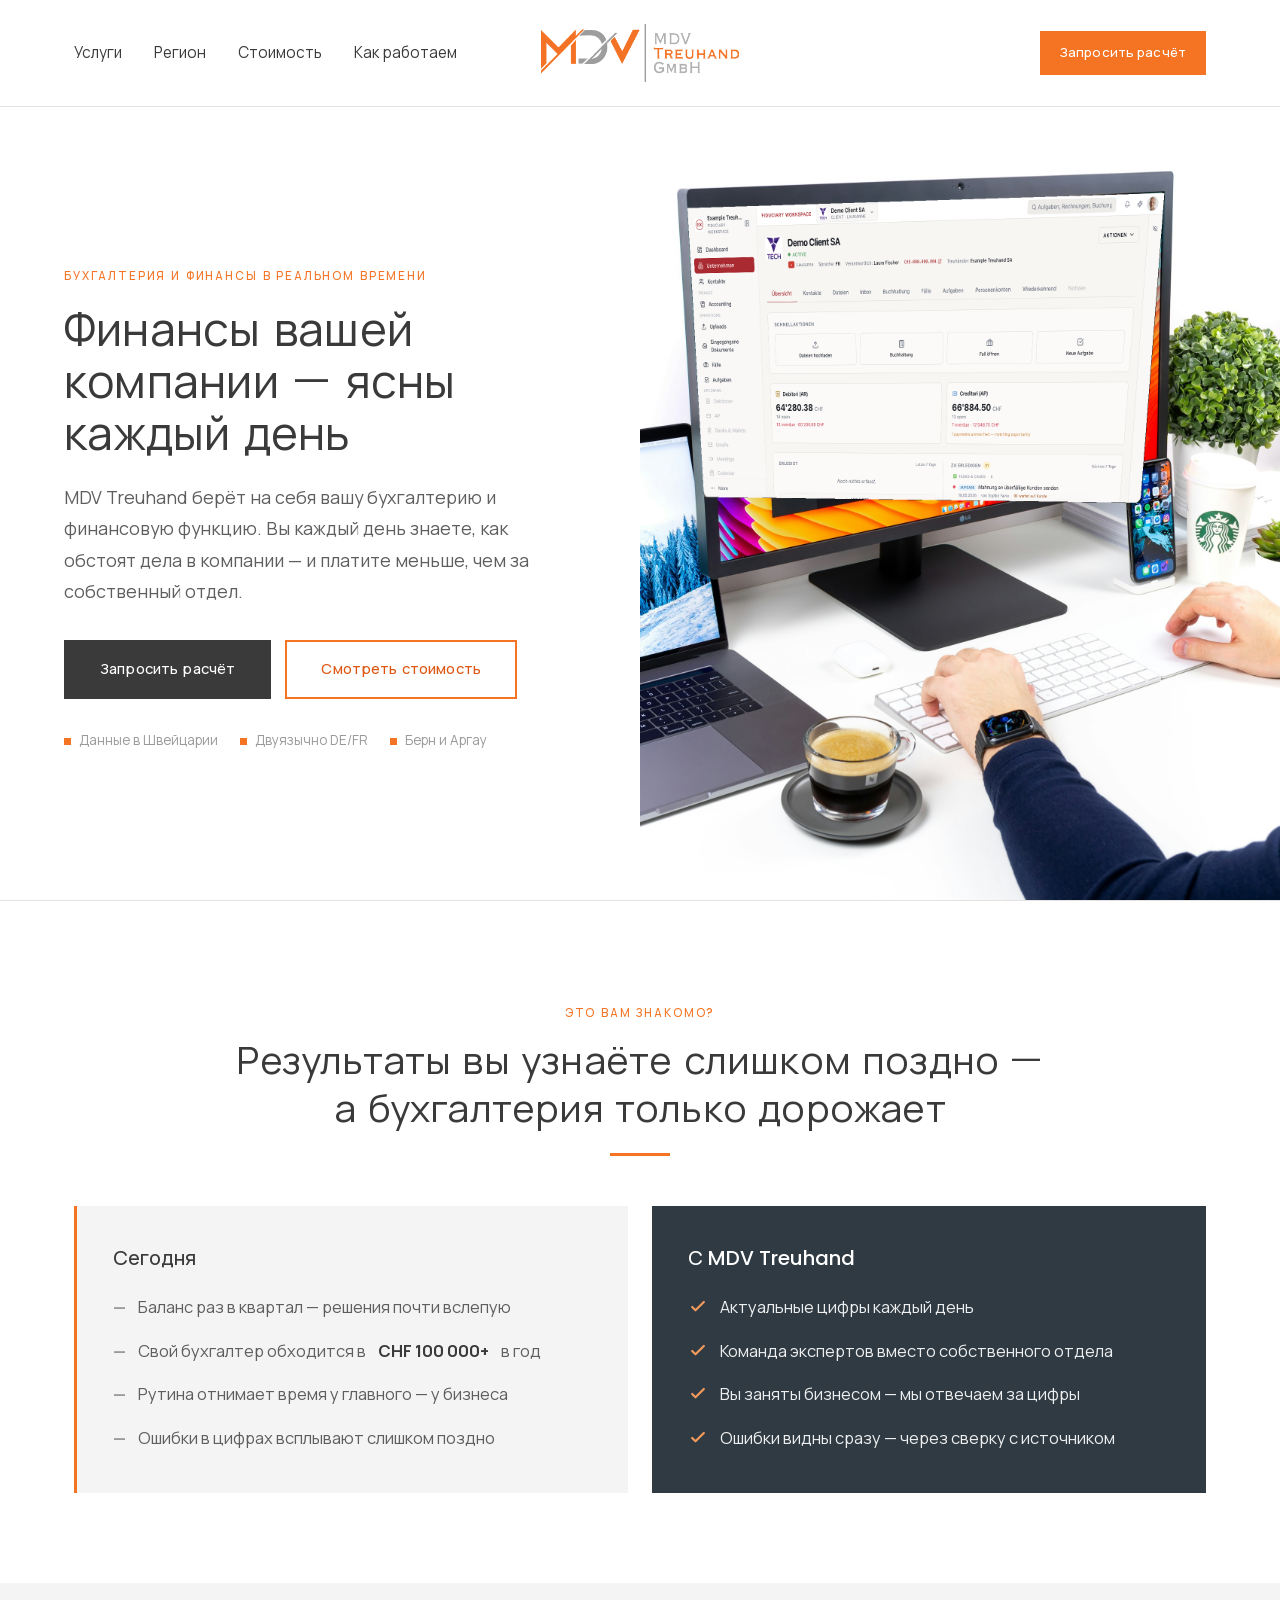
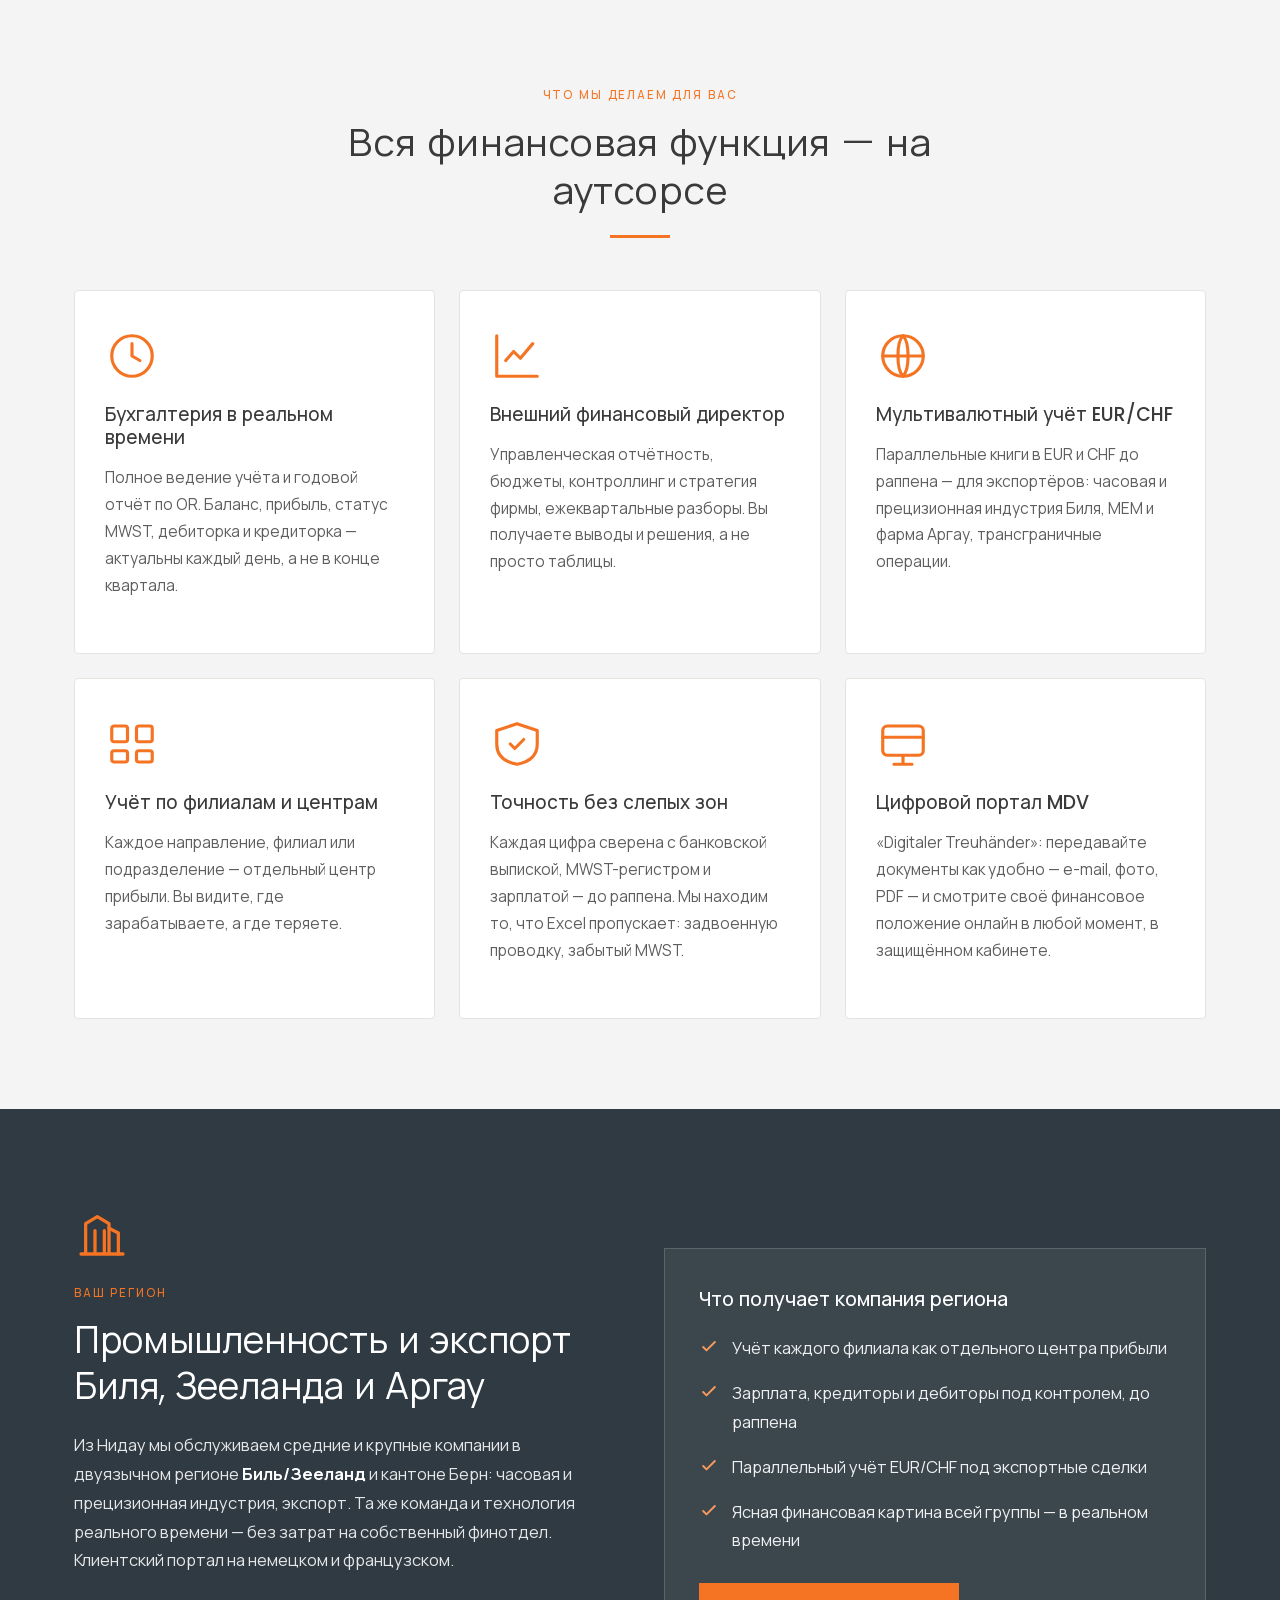
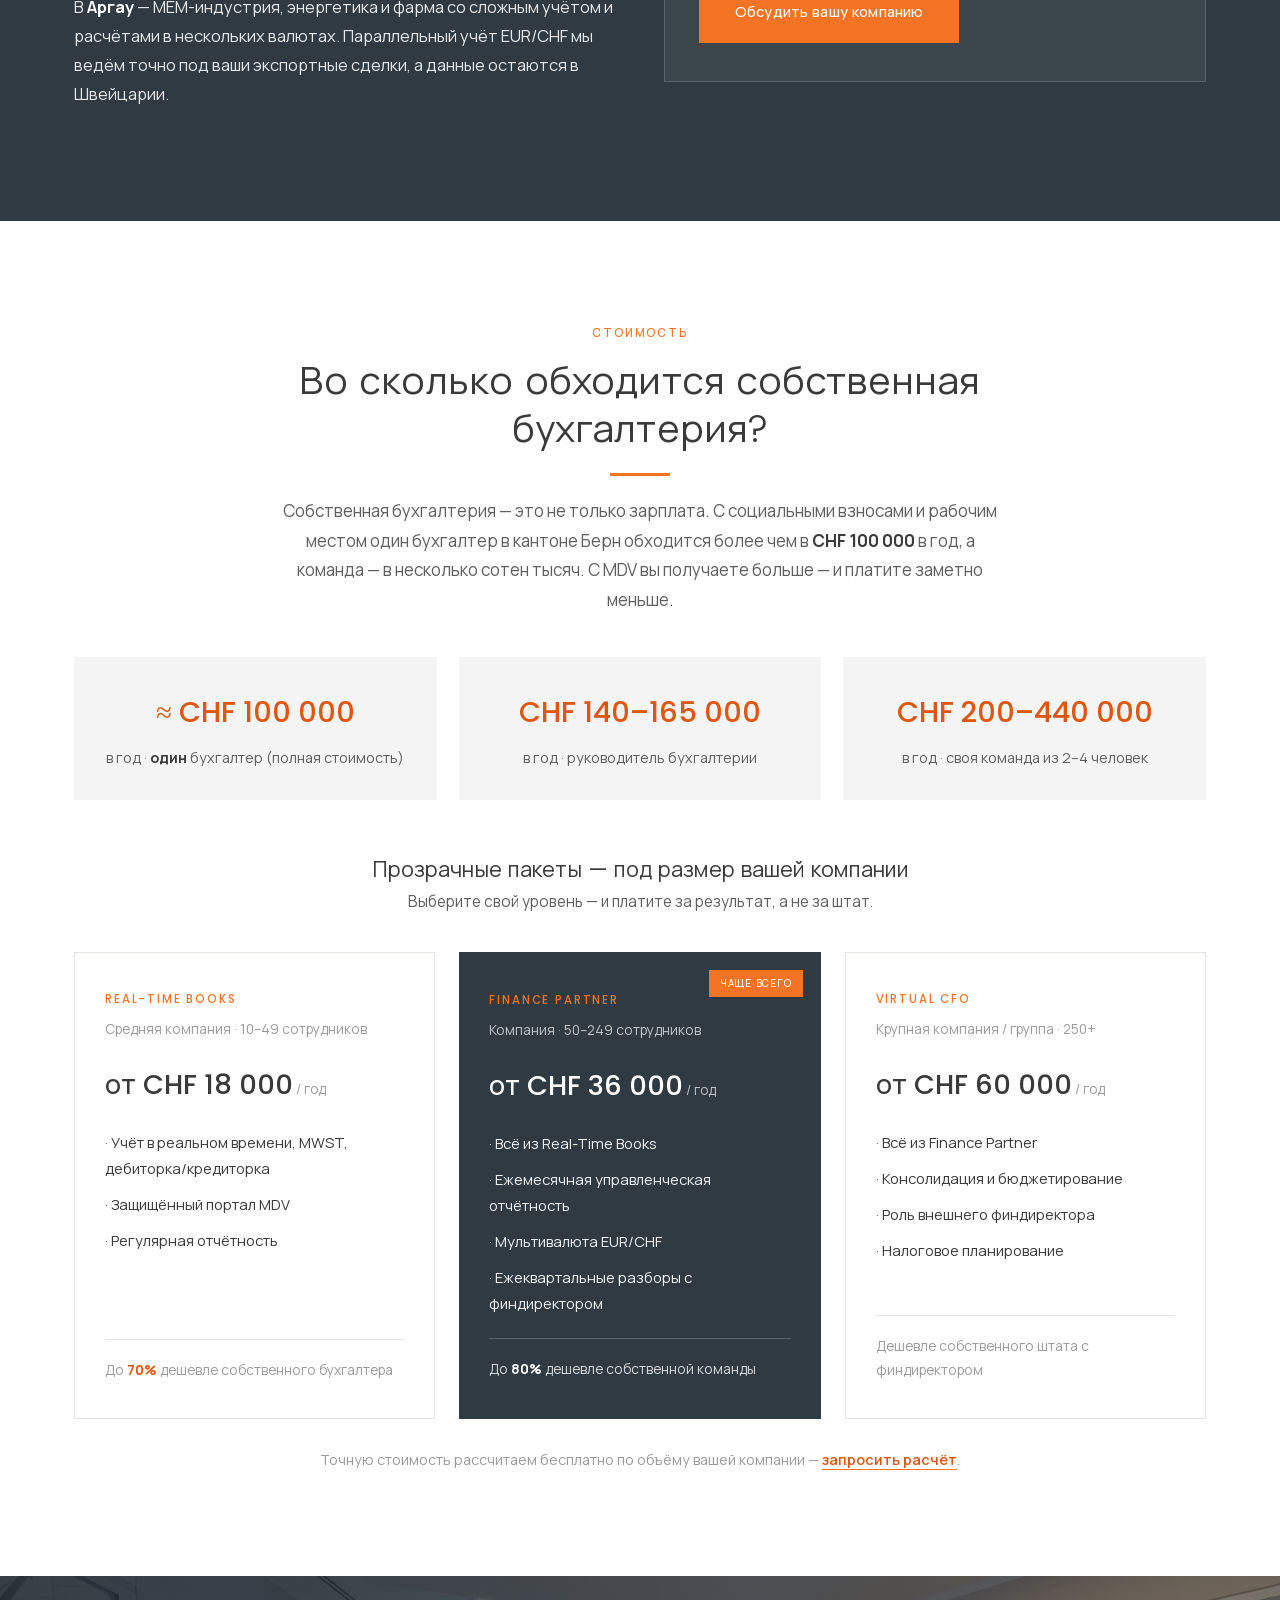
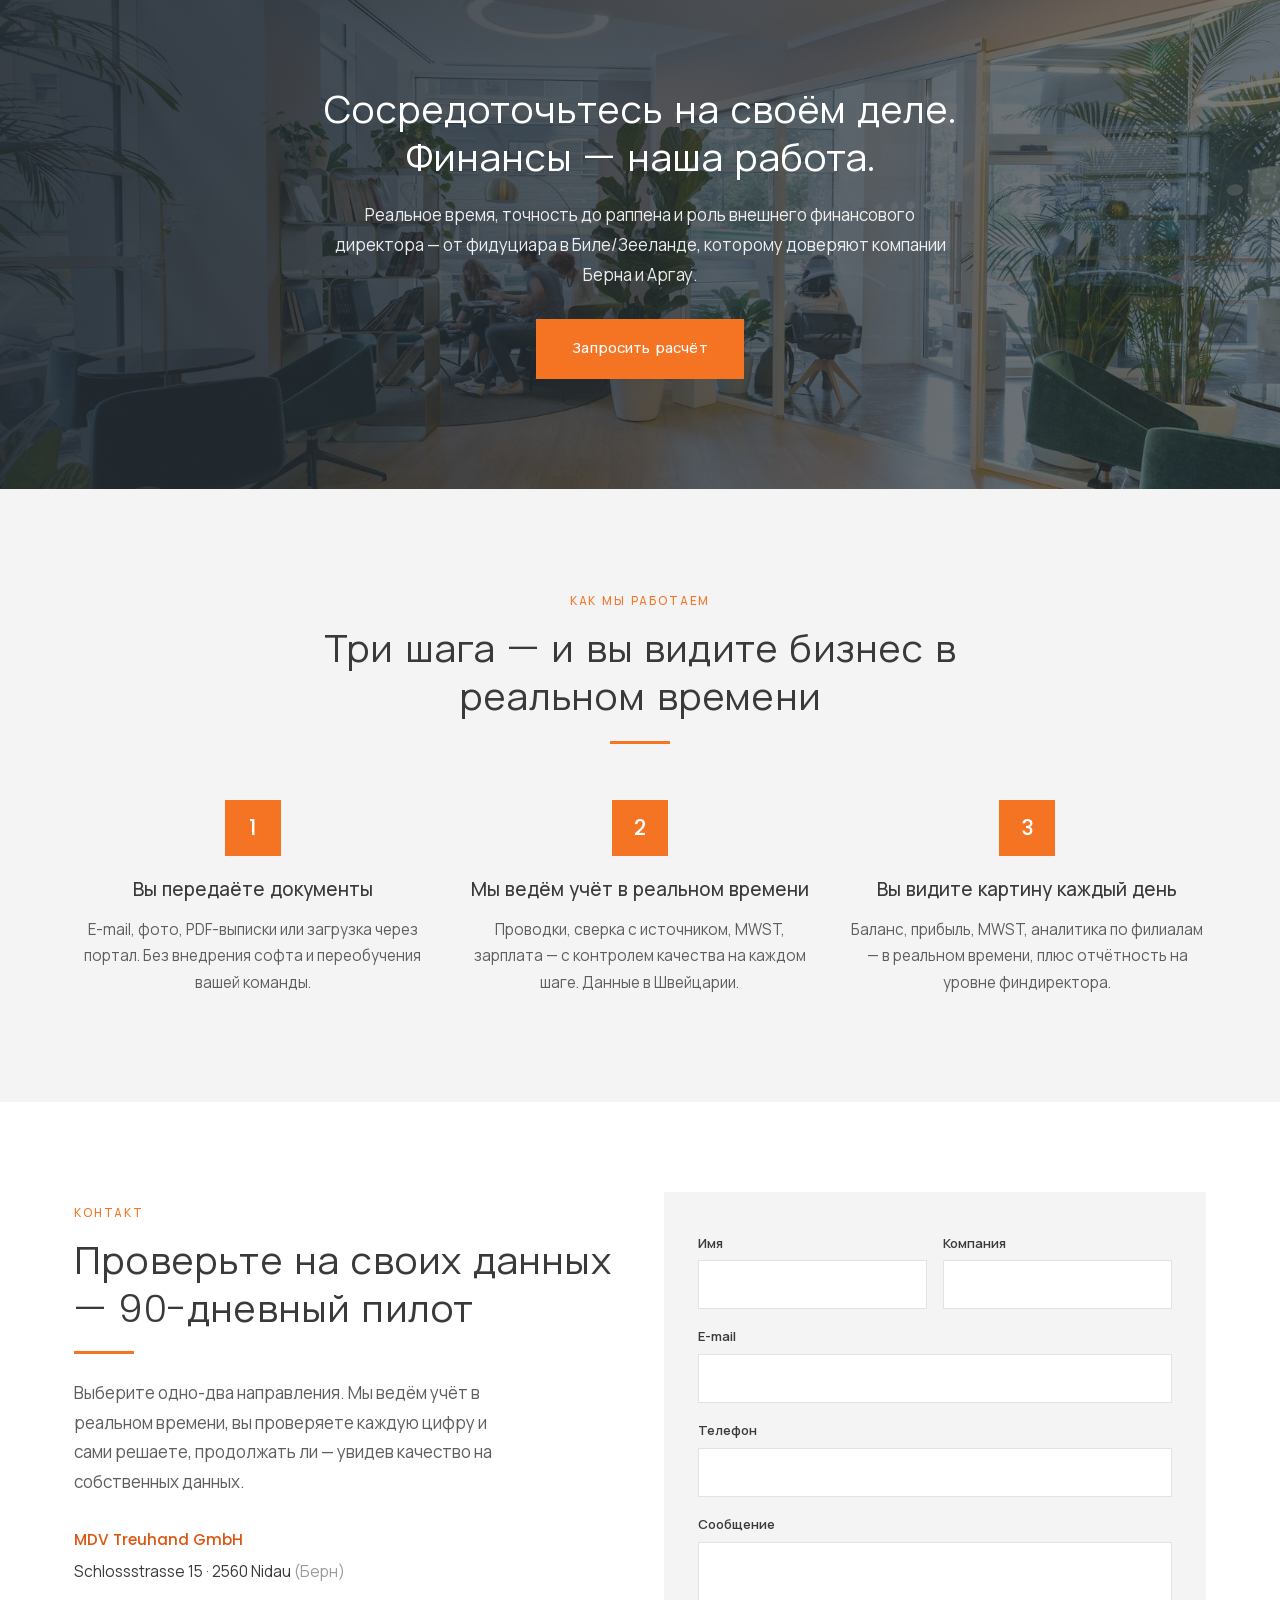
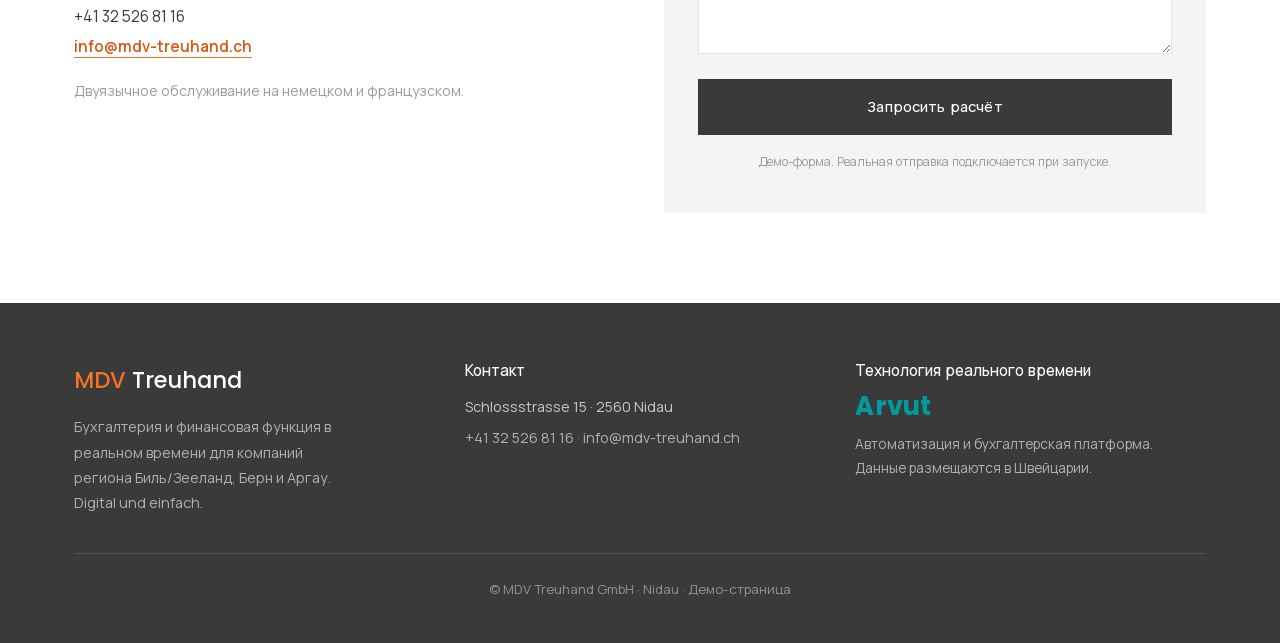
<file: ru.html>
<!DOCTYPE html>
<html lang="ru">
<head>
<meta charset="UTF-8">
<meta name="viewport" content="width=device-width, initial-scale=1.0">
<title>MDV Treuhand — бухгалтерия и финансы в реальном времени для компаний и групп</title>
<meta name="description" content="MDV Treuhand берёт на себя бухгалтерию и финансовую функцию вашей компании: актуальные цифры каждый день и роль внешнего финансового директора — дешевле собственного отдела. Биль/Зееланд, Берн и Аргау.">
<style>
@import url('assets/fonts/fonts.css');
:root{
  --orange:#f47424; --orange-d:#dd5712;
  --ink:#3a3a3a; --slate:#2f3a42; --slate-d:#26313a;
  --grey:#8f8f8f; --body:#5e5e5e; --muted:#9a9a9a;
  --soft:#f4f4f4; --line:#e6e3df; --green:#009b9f;
}
*{-webkit-font-smoothing:antialiased;box-sizing:border-box;}
html{scroll-behavior:smooth;}
a{text-decoration:none;color:inherit;}
img{display:block;max-width:100%;}
body{margin:0;font-family:'Manrope',Helvetica,Arial,sans-serif;color:var(--body);background:#fff;line-height:1.75;font-size:16.5px;}
h1,h2,h3,h4{font-family:'Poppins','Manrope',sans-serif;color:var(--ink);font-weight:300;line-height:1.25;margin:0;}
.wrap{max-width:1180px;margin:0 auto;padding:0 24px;}
.eyebrow{font-family:'Poppins','Manrope',sans-serif;text-transform:uppercase;letter-spacing:.16em;font-weight:500;font-size:.72rem;color:var(--orange);}
.h-sec{font-family:'Poppins','Manrope',sans-serif;font-weight:300;color:var(--ink);font-size:clamp(1.7rem,3.4vw,2.4rem);letter-spacing:.005em;}
.uline{width:60px;height:3px;background:var(--orange);}
.lead{font-size:1.06rem;color:var(--body);}
/* квадратные кнопки, как у MDV */
.btn{display:inline-block;font-family:'Poppins','Manrope',sans-serif;font-weight:500;font-size:.92rem;letter-spacing:.01em;
  background:var(--orange);color:#fff;padding:15px 34px;border:2px solid var(--orange);border-radius:0;cursor:pointer;transition:.2s;}
.btn:hover{background:var(--orange-d);border-color:var(--orange-d);}
.btn-out{background:transparent;color:#fff;border:2px solid rgba(255,255,255,.75);}
.btn-out:hover{background:#fff;color:var(--ink);border-color:#fff;}
.btn-oo{background:transparent;color:var(--orange-d);border:2px solid var(--orange);}
.btn-oo:hover{background:var(--orange);color:#fff;}
.btn-dark{background:var(--ink);color:#fff;border:2px solid var(--ink);}
.btn-dark:hover{background:#000;border-color:#000;}
.nav-a{font-family:'Poppins','Manrope',sans-serif;font-weight:400;font-size:.95rem;color:var(--ink);transition:color .2s;}
.nav-a:hover{color:var(--orange);}
.link-u{color:var(--orange-d);font-weight:600;border-bottom:1px solid var(--orange);}
.card{background:#fff;border:1px solid var(--line);border-radius:4px;padding:38px 30px;transition:transform .28s,box-shadow .28s,border-color .28s;}
.card:hover{transform:translateY(-6px);box-shadow:0 26px 52px -30px rgba(40,40,40,.35);border-color:var(--orange);}
.ico{width:54px;height:54px;color:var(--orange);margin-bottom:20px;}
.ico svg{width:100%;height:100%;}
.card h3{font-family:'Poppins','Manrope';font-weight:500;font-size:1.18rem;color:var(--ink);margin-bottom:11px;}
.card p{font-size:.96rem;color:var(--body);}
input,textarea{font-family:inherit;width:100%;border:1px solid var(--line);border-radius:0;padding:13px 15px;background:#fff;color:var(--ink);font-size:.96rem;transition:border-color .2s;}
input:focus,textarea:focus{outline:none;border-color:var(--orange);}
label{display:block;font-size:.82rem;font-weight:600;color:var(--ink);margin-bottom:6px;}
.reveal{opacity:0;transform:translateY(24px);transition:opacity .75s cubic-bezier(.22,.61,.36,1),transform .75s cubic-bezier(.22,.61,.36,1);}
.reveal.in{opacity:1;transform:none;}
@media(prefers-reduced-motion:reduce){*{transition:none!important;animation:none!important;}.reveal{opacity:1;transform:none;}}
#toTop{position:fixed;right:22px;bottom:22px;z-index:60;width:46px;height:46px;background:var(--orange);color:#fff;border:none;border-radius:0;cursor:pointer;display:flex;align-items:center;justify-content:center;box-shadow:0 12px 26px -12px rgba(221,87,18,.7);opacity:0;visibility:hidden;transform:translateY(12px);transition:.3s;}
#toTop.show{opacity:1;visibility:visible;transform:none;}
@media(max-width:860px){.hide-mob{display:none!important;}.hdr-grid{grid-template-columns:auto auto!important;justify-content:space-between!important;}.hdr-logo{justify-self:start!important;}}
@media(max-width:820px){.g2{grid-template-columns:1fr!important;gap:40px!important;}.g2 .o-img{order:-1;}}
@media(max-width:860px){.hero-split{grid-template-columns:1fr!important;min-height:0!important;}.hero-split .hero-img{min-height:300px;order:2;}}
</style>
</head>
<body>

<!-- ===== ШАПКA (широкая, лого по центру, ссылки слева, квадратная кнопка справа) ===== -->
<header id="top" style="position:relative;z-index:50;background:#fff;border-bottom:1px solid var(--line);">
  <div class="wrap hdr-grid" style="height:106px;display:grid;grid-template-columns:1fr auto 1fr;align-items:center;gap:20px;">
    <nav class="hide-mob" style="display:flex;align-items:center;gap:32px;justify-self:start;">
      <a href="#uslugi" class="nav-a">Услуги</a>
      <a href="#region" class="nav-a">Регион</a>
      <a href="#stoimost" class="nav-a">Стоимость</a>
      <a href="#process" class="nav-a">Как работаем</a>
    </nav>
    <a href="#top" class="hdr-logo" aria-label="MDV Treuhand" style="justify-self:center;"><img src="assets/img/logo-mdv.png?v=3" alt="MDV Treuhand GmbH" style="height:58px;width:auto;"></a>
    <a href="#contact" class="btn" style="justify-self:end;padding:9px 18px;font-size:.82rem;">Запросить расчёт</a>
  </div>
</header>

<!-- ===== HERO (сплит: текст слева, монитор со скрином справа) ===== -->
<section class="hero-split" style="display:grid;grid-template-columns:1fr 1fr;align-items:stretch;min-height:calc(100vh - 106px);border-bottom:1px solid var(--line);">
  <div style="display:flex;align-items:center;background:#fff;padding:60px clamp(24px,5vw,72px);">
    <div class="reveal" style="max-width:560px;text-align:left;">
      <p class="eyebrow" style="margin-bottom:18px;">Бухгалтерия и финансы в реальном времени</p>
      <h1 style="color:var(--ink);font-size:clamp(2rem,3.6vw,3rem);font-weight:300;line-height:1.13;letter-spacing:.005em;margin-bottom:22px;">Финансы вашей компании — ясны каждый день</h1>
      <p style="font-size:1.12rem;color:var(--body);max-width:520px;margin-bottom:32px;">MDV Treuhand берёт на себя вашу бухгалтерию и финансовую функцию. Вы каждый день знаете, как обстоят дела в компании — и платите меньше, чем за собственный отдел.</p>
      <div style="display:flex;flex-wrap:wrap;gap:14px;">
        <a href="#contact" class="btn btn-dark">Запросить расчёт</a>
        <a href="#stoimost" class="btn btn-oo">Смотреть стоимость</a>
      </div>
      <div style="display:flex;flex-wrap:wrap;gap:22px;margin-top:30px;color:var(--muted);font-size:.84rem;">
        <span style="display:flex;align-items:center;gap:8px;"><span style="width:7px;height:7px;background:var(--orange);"></span>Данные в Швейцарии</span>
        <span style="display:flex;align-items:center;gap:8px;"><span style="width:7px;height:7px;background:var(--orange);"></span>Двуязычно DE/FR</span>
        <span style="display:flex;align-items:center;gap:8px;"><span style="width:7px;height:7px;background:var(--orange);"></span>Берн и Аргау</span>
      </div>
    </div>
  </div>
  <div class="hero-img" style="position:relative;background:#1c2228;overflow:hidden;min-height:320px;">
    <img src="assets/img/hero-mockup.png?v=8" alt="Платформа MDV в реальном времени на экране" style="position:absolute;inset:0;width:100%;height:100%;object-fit:cover;object-position:52% 46%;">
  </div>
</section>

<!-- ===== ЗНАКОМАЯ СИТУАЦИЯ (Сегодня vs С MDV) ===== -->
<section style="padding:90px 0;background:#fff;">
  <div class="wrap">
    <div class="reveal" style="text-align:center;max-width:880px;margin:0 auto 50px;">
      <p class="eyebrow" style="margin-bottom:14px;">Это вам знакомо?</p>
      <h2 class="h-sec">Результаты вы узнаёте слишком поздно —<br>а бухгалтерия только дорожает</h2>
      <div class="uline" style="margin:20px auto 0;"></div>
    </div>
    <div style="display:grid;grid-template-columns:repeat(auto-fit,minmax(300px,1fr));gap:24px;">
      <div class="reveal" style="background:var(--soft);border-left:3px solid var(--orange);padding:40px 36px;">
        <h3 style="font-family:'Poppins','Manrope';font-weight:500;font-size:1.25rem;color:var(--ink);margin-bottom:22px;">Сегодня</h3>
        <ul style="list-style:none;padding:0;margin:0;display:flex;flex-direction:column;gap:15px;">
          <li style="display:flex;gap:12px;"><span style="color:var(--muted);font-weight:700;">—</span>Баланс раз в квартал — решения почти вслепую</li>
          <li style="display:flex;gap:12px;"><span style="color:var(--muted);font-weight:700;">—</span>Свой бухгалтер обходится в <b style="color:var(--ink);white-space:nowrap;">CHF 100 000+</b> в год</li>
          <li style="display:flex;gap:12px;"><span style="color:var(--muted);font-weight:700;">—</span>Рутина отнимает время у главного — у бизнеса</li>
          <li style="display:flex;gap:12px;"><span style="color:var(--muted);font-weight:700;">—</span>Ошибки в цифрах всплывают слишком поздно</li>
        </ul>
      </div>
      <div class="reveal" style="background:var(--slate);color:#fff;padding:40px 36px;">
        <h3 style="font-family:'Poppins','Manrope';font-weight:500;font-size:1.25rem;color:#fff;margin-bottom:22px;">С MDV Treuhand</h3>
        <ul style="list-style:none;padding:0;margin:0;display:flex;flex-direction:column;gap:15px;color:rgba(255,255,255,.92);">
          <li style="display:flex;gap:12px;"><svg width="20" height="20" viewBox="0 0 24 24" fill="none" stroke="#f49a5c" stroke-width="2.6" stroke-linecap="round" stroke-linejoin="round" style="flex-shrink:0;margin-top:4px;"><path d="M5 12l4 4 10-10"/></svg>Актуальные цифры каждый день</li>
          <li style="display:flex;gap:12px;"><svg width="20" height="20" viewBox="0 0 24 24" fill="none" stroke="#f49a5c" stroke-width="2.6" stroke-linecap="round" stroke-linejoin="round" style="flex-shrink:0;margin-top:4px;"><path d="M5 12l4 4 10-10"/></svg>Команда экспертов вместо собственного отдела</li>
          <li style="display:flex;gap:12px;"><svg width="20" height="20" viewBox="0 0 24 24" fill="none" stroke="#f49a5c" stroke-width="2.6" stroke-linecap="round" stroke-linejoin="round" style="flex-shrink:0;margin-top:4px;"><path d="M5 12l4 4 10-10"/></svg>Вы заняты бизнесом — мы отвечаем за цифры</li>
          <li style="display:flex;gap:12px;"><svg width="20" height="20" viewBox="0 0 24 24" fill="none" stroke="#f49a5c" stroke-width="2.6" stroke-linecap="round" stroke-linejoin="round" style="flex-shrink:0;margin-top:4px;"><path d="M5 12l4 4 10-10"/></svg>Ошибки видны сразу — через сверку с источником</li>
        </ul>
      </div>
    </div>
  </div>
</section>

<!-- ===== УСЛУГИ ===== -->
<section id="uslugi" style="padding:90px 0;background:var(--soft);">
  <div class="wrap">
    <div class="reveal" style="text-align:center;max-width:660px;margin:0 auto 52px;">
      <p class="eyebrow" style="margin-bottom:14px;">Что мы делаем для вас</p>
      <h2 class="h-sec">Вся финансовая функция — на аутсорсе</h2>
      <div class="uline" style="margin:20px auto 0;"></div>
    </div>
    <div style="display:grid;grid-template-columns:repeat(auto-fit,minmax(300px,1fr));gap:24px;">
      <div class="card reveal">
        <div class="ico"><svg viewBox="0 0 24 24" fill="none" stroke="currentColor" stroke-width="1.4" stroke-linecap="round" stroke-linejoin="round"><circle cx="12" cy="12" r="9"/><path d="M12 6.5v5.5l3.5 2"/></svg></div>
        <h3>Бухгалтерия в реальном времени</h3>
        <p>Полное ведение учёта и годовой отчёт по OR. Баланс, прибыль, статус MWST, дебиторка и кредиторка — актуальны каждый день, а не в конце квартала.</p>
      </div>
      <div class="card reveal">
        <div class="ico"><svg viewBox="0 0 24 24" fill="none" stroke="currentColor" stroke-width="1.4" stroke-linecap="round" stroke-linejoin="round"><path d="M3 3v18h18"/><path d="M7 14l3.5-4 3 3 5.5-6.5"/></svg></div>
        <h3>Внешний финансовый директор</h3>
        <p>Управленческая отчётность, бюджеты, контроллинг и стратегия фирмы, ежеквартальные разборы. Вы получаете выводы и решения, а не просто таблицы.</p>
      </div>
      <div class="card reveal">
        <div class="ico"><svg viewBox="0 0 24 24" fill="none" stroke="currentColor" stroke-width="1.4" stroke-linecap="round" stroke-linejoin="round"><circle cx="12" cy="12" r="9"/><path d="M3 12h18M12 3c3 3 3 15 0 18M12 3c-3 3-3 15 0 18"/></svg></div>
        <h3>Мультивалютный учёт EUR/CHF</h3>
        <p>Параллельные книги в EUR и CHF до раппена — для экспортёров: часовая и прецизионная индустрия Биля, MEM и фарма Аргау, трансграничные операции.</p>
      </div>
      <div class="card reveal">
        <div class="ico"><svg viewBox="0 0 24 24" fill="none" stroke="currentColor" stroke-width="1.4" stroke-linecap="round" stroke-linejoin="round"><rect x="3" y="4" width="7" height="7" rx="1"/><rect x="14" y="4" width="7" height="7" rx="1"/><rect x="3" y="15" width="7" height="5" rx="1"/><rect x="14" y="15" width="7" height="5" rx="1"/></svg></div>
        <h3>Учёт по филиалам и центрам</h3>
        <p>Каждое направление, филиал или подразделение — отдельный центр прибыли. Вы видите, где зарабатываете, а где теряете.</p>
      </div>
      <div class="card reveal">
        <div class="ico"><svg viewBox="0 0 24 24" fill="none" stroke="currentColor" stroke-width="1.4" stroke-linecap="round" stroke-linejoin="round"><path d="M9 12l2 2 4-4"/><path d="M21 12c0 5-3.5 8-9 9-5.5-1-9-4-9-9V6l9-3 9 3z"/></svg></div>
        <h3>Точность без слепых зон</h3>
        <p>Каждая цифра сверена с банковской выпиской, MWST-регистром и зарплатой — до раппена. Мы находим то, что Excel пропускает: задвоенную проводку, забытый MWST.</p>
      </div>
      <div class="card reveal">
        <div class="ico"><svg viewBox="0 0 24 24" fill="none" stroke="currentColor" stroke-width="1.4" stroke-linecap="round" stroke-linejoin="round"><rect x="3" y="4" width="18" height="13" rx="2"/><path d="M3 9h18M8 21h8M12 17v4"/></svg></div>
        <h3>Цифровой портал MDV</h3>
        <p>«Digitaler Treuhänder»: передавайте документы как удобно — e-mail, фото, PDF — и смотрите своё финансовое положение онлайн в любой момент, в защищённом кабинете.</p>
      </div>
    </div>
  </div>
</section>

<!-- ===== ПРОМЫШЛЕННОСТЬ И ЭКСПОРТ (тёмный блок, ниша вместо «médecins») ===== -->
<section id="region" style="padding:96px 0;background:var(--slate);color:#fff;">
  <div class="wrap g2" style="display:grid;grid-template-columns:repeat(auto-fit,minmax(300px,1fr));gap:48px;align-items:center;">
    <div class="reveal">
      <div style="width:56px;height:56px;color:var(--orange);margin-bottom:22px;">
        <svg viewBox="0 0 24 24" fill="none" stroke="currentColor" stroke-width="1.4" stroke-linecap="round" stroke-linejoin="round" style="width:100%;height:100%;"><path d="M3 21h18M5 21V8l5-3 5 3v13M9 21V11M13 21V11"/><path d="M19 21V12l-4-2"/></svg>
      </div>
      <p style="font-family:'Poppins','Manrope';letter-spacing:.16em;text-transform:uppercase;font-weight:500;font-size:.72rem;color:var(--orange);margin-bottom:14px;">Ваш регион</p>
      <h2 style="font-family:'Poppins','Manrope';font-weight:300;color:#fff;font-size:clamp(1.7rem,3.4vw,2.3rem);margin-bottom:22px;">Промышленность и экспорт Биля, Зееланда и Аргау</h2>
      <p style="color:rgba(255,255,255,.88);margin-bottom:18px;">Из Нидау мы обслуживаем средние и крупные компании в двуязычном регионе <b style="color:#fff;">Биль/Зееланд</b> и кантоне Берн: часовая и прецизионная индустрия, экспорт. Та же команда и технология реального времени — без затрат на собственный финотдел. Клиентский портал на немецком и французском.</p>
      <p style="color:rgba(255,255,255,.88);">В <b style="color:#fff;">Аргау</b> — MEM-индустрия, энергетика и фарма со сложным учётом и расчётами в нескольких валютах. Параллельный учёт EUR/CHF мы ведём точно под ваши экспортные сделки, а данные остаются в Швейцарии.</p>
    </div>
    <div class="reveal o-img">
      <div style="background:rgba(255,255,255,.06);border:1px solid rgba(255,255,255,.16);padding:38px 34px;">
        <h3 style="font-family:'Poppins','Manrope';font-weight:500;font-size:1.25rem;color:#fff;margin-bottom:22px;">Что получает компания региона</h3>
        <ul style="list-style:none;padding:0;margin:0;display:flex;flex-direction:column;gap:16px;">
          <li style="display:flex;gap:13px;align-items:flex-start;color:rgba(255,255,255,.92);"><svg width="20" height="20" viewBox="0 0 24 24" fill="none" stroke="#f49a5c" stroke-width="2.4" stroke-linecap="round" stroke-linejoin="round" style="flex-shrink:0;margin-top:3px;"><path d="M5 12l4 4 10-10"/></svg><span>Учёт каждого филиала как отдельного центра прибыли</span></li>
          <li style="display:flex;gap:13px;align-items:flex-start;color:rgba(255,255,255,.92);"><svg width="20" height="20" viewBox="0 0 24 24" fill="none" stroke="#f49a5c" stroke-width="2.4" stroke-linecap="round" stroke-linejoin="round" style="flex-shrink:0;margin-top:3px;"><path d="M5 12l4 4 10-10"/></svg><span>Зарплата, кредиторы и дебиторы под контролем, до раппена</span></li>
          <li style="display:flex;gap:13px;align-items:flex-start;color:rgba(255,255,255,.92);"><svg width="20" height="20" viewBox="0 0 24 24" fill="none" stroke="#f49a5c" stroke-width="2.4" stroke-linecap="round" stroke-linejoin="round" style="flex-shrink:0;margin-top:3px;"><path d="M5 12l4 4 10-10"/></svg><span>Параллельный учёт EUR/CHF под экспортные сделки</span></li>
          <li style="display:flex;gap:13px;align-items:flex-start;color:rgba(255,255,255,.92);"><svg width="20" height="20" viewBox="0 0 24 24" fill="none" stroke="#f49a5c" stroke-width="2.4" stroke-linecap="round" stroke-linejoin="round" style="flex-shrink:0;margin-top:3px;"><path d="M5 12l4 4 10-10"/></svg><span>Ясная финансовая картина всей группы — в реальном времени</span></li>
        </ul>
        <a href="#contact" class="btn" style="margin-top:28px;">Обсудить вашу компанию</a>
      </div>
    </div>
  </div>
</section>

<!-- ===== СТОИМОСТЬ ===== -->
<section id="stoimost" style="padding:90px 0;background:#fff;">
  <div class="wrap">
    <div class="reveal" style="text-align:center;max-width:720px;margin:0 auto 30px;">
      <p class="eyebrow" style="margin-bottom:14px;">Стоимость</p>
      <h2 class="h-sec">Во сколько обходится собственная бухгалтерия?</h2>
      <div class="uline" style="margin:20px auto 0;"></div>
      <p class="lead" style="margin-top:20px;">Собственная бухгалтерия — это не только зарплата. С социальными взносами и рабочим местом один бухгалтер в кантоне Берн обходится более чем в <b style="color:var(--ink);">CHF 100 000</b> в год, а команда — в несколько сотен тысяч. С MDV вы получаете больше — и платите заметно меньше.</p>
    </div>
    <div style="display:grid;grid-template-columns:repeat(auto-fit,minmax(220px,1fr));gap:22px;margin:42px 0 56px;">
      <div class="reveal" style="background:var(--soft);padding:30px;text-align:center;"><div style="font-family:'Poppins','Manrope';font-weight:500;font-size:1.8rem;color:var(--orange-d);">≈ CHF 100 000</div><div style="margin-top:8px;font-size:.9rem;">в год · <b style="color:var(--ink);">один</b> бухгалтер (полная стоимость)</div></div>
      <div class="reveal" style="background:var(--soft);padding:30px;text-align:center;"><div style="font-family:'Poppins','Manrope';font-weight:500;font-size:1.8rem;color:var(--orange-d);">CHF 140–165 000</div><div style="margin-top:8px;font-size:.9rem;">в год · руководитель бухгалтерии</div></div>
      <div class="reveal" style="background:var(--soft);padding:30px;text-align:center;"><div style="font-family:'Poppins','Manrope';font-weight:500;font-size:1.8rem;color:var(--orange-d);">CHF 200–440 000</div><div style="margin-top:8px;font-size:.9rem;">в год · своя команда из 2–4 человек</div></div>
    </div>

    <div class="reveal" style="text-align:center;max-width:820px;margin:0 auto 36px;">
      <h3 style="font-family:'Poppins','Manrope';font-weight:400;font-size:1.35rem;color:var(--ink);">Прозрачные пакеты — под размер вашей компании</h3>
      <p style="font-size:.95rem;margin-top:6px;">Выберите свой уровень — и платите за результат, а не за штат.</p>
    </div>
    <div style="display:grid;grid-template-columns:repeat(auto-fit,minmax(280px,1fr));gap:24px;align-items:stretch;">
      <div class="reveal" style="background:#fff;border:1px solid var(--line);padding:36px 30px;display:flex;flex-direction:column;">
        <span class="eyebrow">Real-Time Books</span>
        <p style="font-size:.86rem;margin:8px 0 0;color:var(--muted);">Средняя компания · 10–49 сотрудников</p>
        <div style="margin:20px 0;"><span style="font-family:'Poppins','Manrope';font-weight:500;font-size:1.7rem;color:var(--ink);">от CHF 18 000</span><span style="font-size:.85rem;color:var(--muted);"> / год</span></div>
        <ul style="list-style:none;padding:0;margin:0;flex:1;display:flex;flex-direction:column;gap:10px;font-size:.93rem;color:var(--ink);">
          <li>· Учёт в реальном времени, MWST, дебиторка/кредиторка</li><li>· Защищённый портал MDV</li><li>· Регулярная отчётность</li>
        </ul>
        <p style="margin:22px 0 0;padding-top:18px;border-top:1px solid var(--line);font-size:.86rem;color:var(--muted);">До <b style="color:var(--orange-d);">70%</b> дешевле собственного бухгалтера</p>
      </div>
      <div class="reveal" style="background:var(--slate);color:#fff;padding:38px 30px;display:flex;flex-direction:column;position:relative;">
        <span style="position:absolute;top:18px;right:18px;font-family:'Poppins','Manrope';font-weight:500;font-size:.62rem;letter-spacing:.08em;text-transform:uppercase;background:var(--orange);color:#fff;padding:5px 11px;">Чаще всего</span>
        <span class="eyebrow" style="color:var(--orange);">Finance Partner</span>
        <p style="font-size:.86rem;margin:8px 0 0;color:rgba(255,255,255,.7);">Компания · 50–249 сотрудников</p>
        <div style="margin:20px 0;"><span style="font-family:'Poppins','Manrope';font-weight:500;font-size:1.7rem;color:#fff;">от CHF 36 000</span><span style="font-size:.85rem;color:rgba(255,255,255,.7);"> / год</span></div>
        <ul style="list-style:none;padding:0;margin:0;flex:1;display:flex;flex-direction:column;gap:10px;font-size:.93rem;color:rgba(255,255,255,.92);">
          <li>· Всё из Real-Time Books</li><li>· Ежемесячная управленческая отчётность</li><li>· Мультивалюта EUR/CHF</li><li>· Ежеквартальные разборы с финдиректором</li>
        </ul>
        <p style="margin:22px 0 0;padding-top:18px;border-top:1px solid rgba(255,255,255,.2);font-size:.86rem;color:rgba(255,255,255,.8);">До <b style="color:#fff;">80%</b> дешевле собственной команды</p>
      </div>
      <div class="reveal" style="background:#fff;border:1px solid var(--line);padding:36px 30px;display:flex;flex-direction:column;">
        <span class="eyebrow">Virtual CFO</span>
        <p style="font-size:.86rem;margin:8px 0 0;color:var(--muted);">Крупная компания / группа · 250+</p>
        <div style="margin:20px 0;"><span style="font-family:'Poppins','Manrope';font-weight:500;font-size:1.7rem;color:var(--ink);">от CHF 60 000</span><span style="font-size:.85rem;color:var(--muted);"> / год</span></div>
        <ul style="list-style:none;padding:0;margin:0;flex:1;display:flex;flex-direction:column;gap:10px;font-size:.93rem;color:var(--ink);">
          <li>· Всё из Finance Partner</li><li>· Консолидация и бюджетирование</li><li>· Роль внешнего финдиректора</li><li>· Налоговое планирование</li>
        </ul>
        <p style="margin:22px 0 0;padding-top:18px;border-top:1px solid var(--line);font-size:.86rem;color:var(--muted);">Дешевле собственного штата с финдиректором</p>
      </div>
    </div>
    <p class="reveal" style="text-align:center;font-size:.9rem;color:var(--muted);margin-top:28px;">Точную стоимость рассчитаем бесплатно по объёму вашей компании — <a href="#contact" class="link-u">запросить расчёт</a>.</p>
  </div>
</section>

<!-- ===== АКЦЕНТ-БАННЕР (затемнённое фото) ===== -->
<section style="position:relative;padding:110px 0;overflow:hidden;">
  <img src="assets/img/band-bg.jpg?v=6" alt="" style="position:absolute;inset:0;width:100%;height:100%;object-fit:cover;object-position:50% 40%;">
  <div style="position:absolute;inset:0;background:linear-gradient(90deg,rgba(34,42,49,.9),rgba(34,42,49,.6));"></div>
  <div class="wrap reveal" style="position:relative;text-align:center;max-width:780px;">
    <h2 style="color:#fff;font-weight:300;font-size:clamp(1.7rem,3.6vw,2.4rem);margin-bottom:18px;">Сосредоточьтесь на своём деле.<br>Финансы — наша работа.</h2>
    <p style="color:rgba(255,255,255,.9);font-size:1.06rem;max-width:620px;margin:0 auto 30px;">Реальное время, точность до раппена и роль внешнего финансового директора — от фидуциара в Биле/Зееланде, которому доверяют компании Берна и Аргау.</p>
    <a href="#contact" class="btn">Запросить расчёт</a>
  </div>
</section>

<!-- ===== КАК РАБОТАЕМ ===== -->
<section id="process" style="padding:90px 0;background:var(--soft);">
  <div class="wrap">
    <div class="reveal" style="text-align:center;max-width:660px;margin:0 auto 56px;">
      <p class="eyebrow" style="margin-bottom:14px;">Как мы работаем</p>
      <h2 class="h-sec">Три шага — и вы видите бизнес в реальном времени</h2>
      <div class="uline" style="margin:20px auto 0;"></div>
    </div>
    <div style="display:grid;grid-template-columns:repeat(auto-fit,minmax(280px,1fr));gap:30px;">
      <div class="reveal" style="text-align:center;"><div style="width:56px;height:56px;background:var(--orange);color:#fff;font-family:'Poppins','Manrope';font-weight:500;font-size:1.3rem;display:flex;align-items:center;justify-content:center;margin:0 auto 22px;">1</div><h3 style="font-family:'Poppins','Manrope';font-weight:500;font-size:1.18rem;color:var(--ink);margin-bottom:11px;">Вы передаёте документы</h3><p style="font-size:.95rem;">E-mail, фото, PDF-выписки или загрузка через портал. Без внедрения софта и переобучения вашей команды.</p></div>
      <div class="reveal" style="text-align:center;"><div style="width:56px;height:56px;background:var(--orange);color:#fff;font-family:'Poppins','Manrope';font-weight:500;font-size:1.3rem;display:flex;align-items:center;justify-content:center;margin:0 auto 22px;">2</div><h3 style="font-family:'Poppins','Manrope';font-weight:500;font-size:1.18rem;color:var(--ink);margin-bottom:11px;">Мы ведём учёт в реальном времени</h3><p style="font-size:.95rem;">Проводки, сверка с источником, MWST, зарплата — с контролем качества на каждом шаге. Данные в Швейцарии.</p></div>
      <div class="reveal" style="text-align:center;"><div style="width:56px;height:56px;background:var(--orange);color:#fff;font-family:'Poppins','Manrope';font-weight:500;font-size:1.3rem;display:flex;align-items:center;justify-content:center;margin:0 auto 22px;">3</div><h3 style="font-family:'Poppins','Manrope';font-weight:500;font-size:1.18rem;color:var(--ink);margin-bottom:11px;">Вы видите картину каждый день</h3><p style="font-size:.95rem;">Баланс, прибыль, MWST, аналитика по филиалам — в реальном времени, плюс отчётность на уровне финдиректора.</p></div>
    </div>
  </div>
</section>

<!-- ===== КОНТАКТ ===== -->
<section id="contact" style="padding:90px 0;background:#fff;">
  <div class="wrap g2" style="display:grid;grid-template-columns:repeat(auto-fit,minmax(300px,1fr));gap:48px;">
    <div class="reveal">
      <p class="eyebrow" style="margin-bottom:14px;">Контакт</p>
      <h2 class="h-sec" style="margin-bottom:18px;">Проверьте на своих данных — 90-дневный пилот</h2>
      <div class="uline" style="margin-bottom:24px;"></div>
      <p class="lead" style="max-width:440px;margin-bottom:30px;">Выберите одно-два направления. Мы ведём учёт в реальном времени, вы проверяете каждую цифру и сами решаете, продолжать ли — увидев качество на собственных данных.</p>
      <div style="display:flex;flex-direction:column;gap:18px;font-size:.96rem;">
        <div>
          <div style="font-family:'Poppins','Manrope';font-weight:500;color:var(--orange-d);margin-bottom:5px;">MDV Treuhand GmbH</div>
          <p style="color:var(--ink);margin:0;">Schlossstrasse 15 · 2560 Nidau <span style="color:var(--muted);">(Берн)</span></p>
        </div>
        <div style="color:var(--ink);">
          <p style="margin:0 0 4px;">+41 32 526 81 16</p>
          <p style="margin:0;"><a href="mailto:info@mdv-treuhand.ch" class="link-u">info@mdv-treuhand.ch</a></p>
        </div>
        <div style="font-size:.88rem;color:var(--muted);">Двуязычное обслуживание на немецком и французском.</div>
      </div>
    </div>
    <div class="reveal" style="background:var(--soft);padding:40px 34px;">
      <form onsubmit="return false" style="display:flex;flex-direction:column;gap:16px;">
        <div style="display:grid;grid-template-columns:1fr 1fr;gap:16px;">
          <div><label>Имя</label><input type="text"></div>
          <div><label>Компания</label><input type="text"></div>
        </div>
        <div><label>E-mail</label><input type="email"></div>
        <div><label>Телефон</label><input type="tel"></div>
        <div><label>Сообщение</label><textarea rows="4"></textarea></div>
        <button class="btn btn-dark" style="width:100%;">Запросить расчёт</button>
        <p style="text-align:center;font-size:.78rem;color:var(--muted);margin:0;">Демо-форма. Реальная отправка подключается при запуске.</p>
      </form>
    </div>
  </div>
</section>

<!-- ===== FOOTER (тёмно-серый, как у MDV) ===== -->
<footer style="background:var(--ink);color:rgba(255,255,255,.72);padding:58px 0 28px;">
  <div class="wrap">
    <div style="display:grid;grid-template-columns:repeat(auto-fit,minmax(220px,1fr));gap:40px;padding-bottom:38px;border-bottom:1px solid rgba(255,255,255,.12);">
      <div>
        <div style="font-family:'Poppins','Manrope';font-weight:500;font-size:1.4rem;color:#fff;margin-bottom:14px;"><span style="color:var(--orange);">MDV</span> Treuhand</div>
        <p style="font-size:.9rem;color:rgba(255,255,255,.6);max-width:280px;margin:0;">Бухгалтерия и финансовая функция в реальном времени для компаний региона Биль/Зееланд, Берн и Аргау. Digital und einfach.</p>
      </div>
      <div style="font-size:.9rem;">
        <h4 style="font-family:'Poppins','Manrope';font-weight:500;color:#fff;font-size:.95rem;margin-bottom:14px;">Контакт</h4>
        <p style="margin:0 0 6px;">Schlossstrasse 15 · 2560 Nidau</p>
        <p style="margin:0;color:rgba(255,255,255,.6);">+41 32 526 81 16 · info@mdv-treuhand.ch</p>
      </div>
      <div>
        <h4 style="font-family:'Poppins','Manrope';font-weight:500;color:#fff;font-size:.95rem;margin-bottom:14px;">Технология реального времени</h4>
        <a href="https://arvut.ch" target="_blank" rel="noopener" style="font-family:'Poppins','Manrope';color:var(--green);font-weight:700;font-size:1.6rem;letter-spacing:.01em;display:inline-block;line-height:1;">Arvut</a>
        <p style="font-size:.86rem;color:rgba(255,255,255,.6);margin-top:8px;">Автоматизация и бухгалтерская платформа.<br>Данные размещаются в Швейцарии.</p>
      </div>
    </div>
    <p style="text-align:center;font-size:.83rem;color:rgba(255,255,255,.45);margin-top:24px;">© MDV Treuhand GmbH · Nidau · Демо-страница</p>
  </div>
</footer>

<button id="toTop" aria-label="Наверх"><svg width="20" height="20" viewBox="0 0 24 24" fill="none" stroke="currentColor" stroke-width="2.4" stroke-linecap="round" stroke-linejoin="round"><path d="M12 19V5M5 12l7-7 7 7"/></svg></button>

<script>
addEventListener('scroll',()=>{document.getElementById('toTop').classList.toggle('show',scrollY>600);},{passive:true});
if('IntersectionObserver' in window){
  const io=new IntersectionObserver((es)=>{es.forEach(e=>{if(!e.isIntersecting)return;const el=e.target;const sibs=[...el.parentElement.children].filter(c=>c.classList.contains('reveal'));const idx=Math.max(0,sibs.indexOf(el));el.style.transitionDelay=(idx*0.08)+'s';el.classList.add('in');io.unobserve(el);setTimeout(()=>{el.style.transitionDelay='';},900+idx*80);})},{threshold:.12});
  document.querySelectorAll('.reveal').forEach(el=>io.observe(el));
  addEventListener('load',()=>setTimeout(()=>document.querySelectorAll('.reveal:not(.in)').forEach(el=>{if(el.getBoundingClientRect().top<innerHeight)el.classList.add('in');}),2200));
}else{document.querySelectorAll('.reveal').forEach(el=>el.classList.add('in'));}
document.querySelectorAll('a[href="#top"]').forEach(a=>a.addEventListener('click',e=>{e.preventDefault();window.scrollTo({top:0,behavior:'smooth'});}));
document.getElementById('toTop').addEventListener('click',()=>window.scrollTo({top:0,behavior:'smooth'}));
</script>
</body>
</html>
</file>
